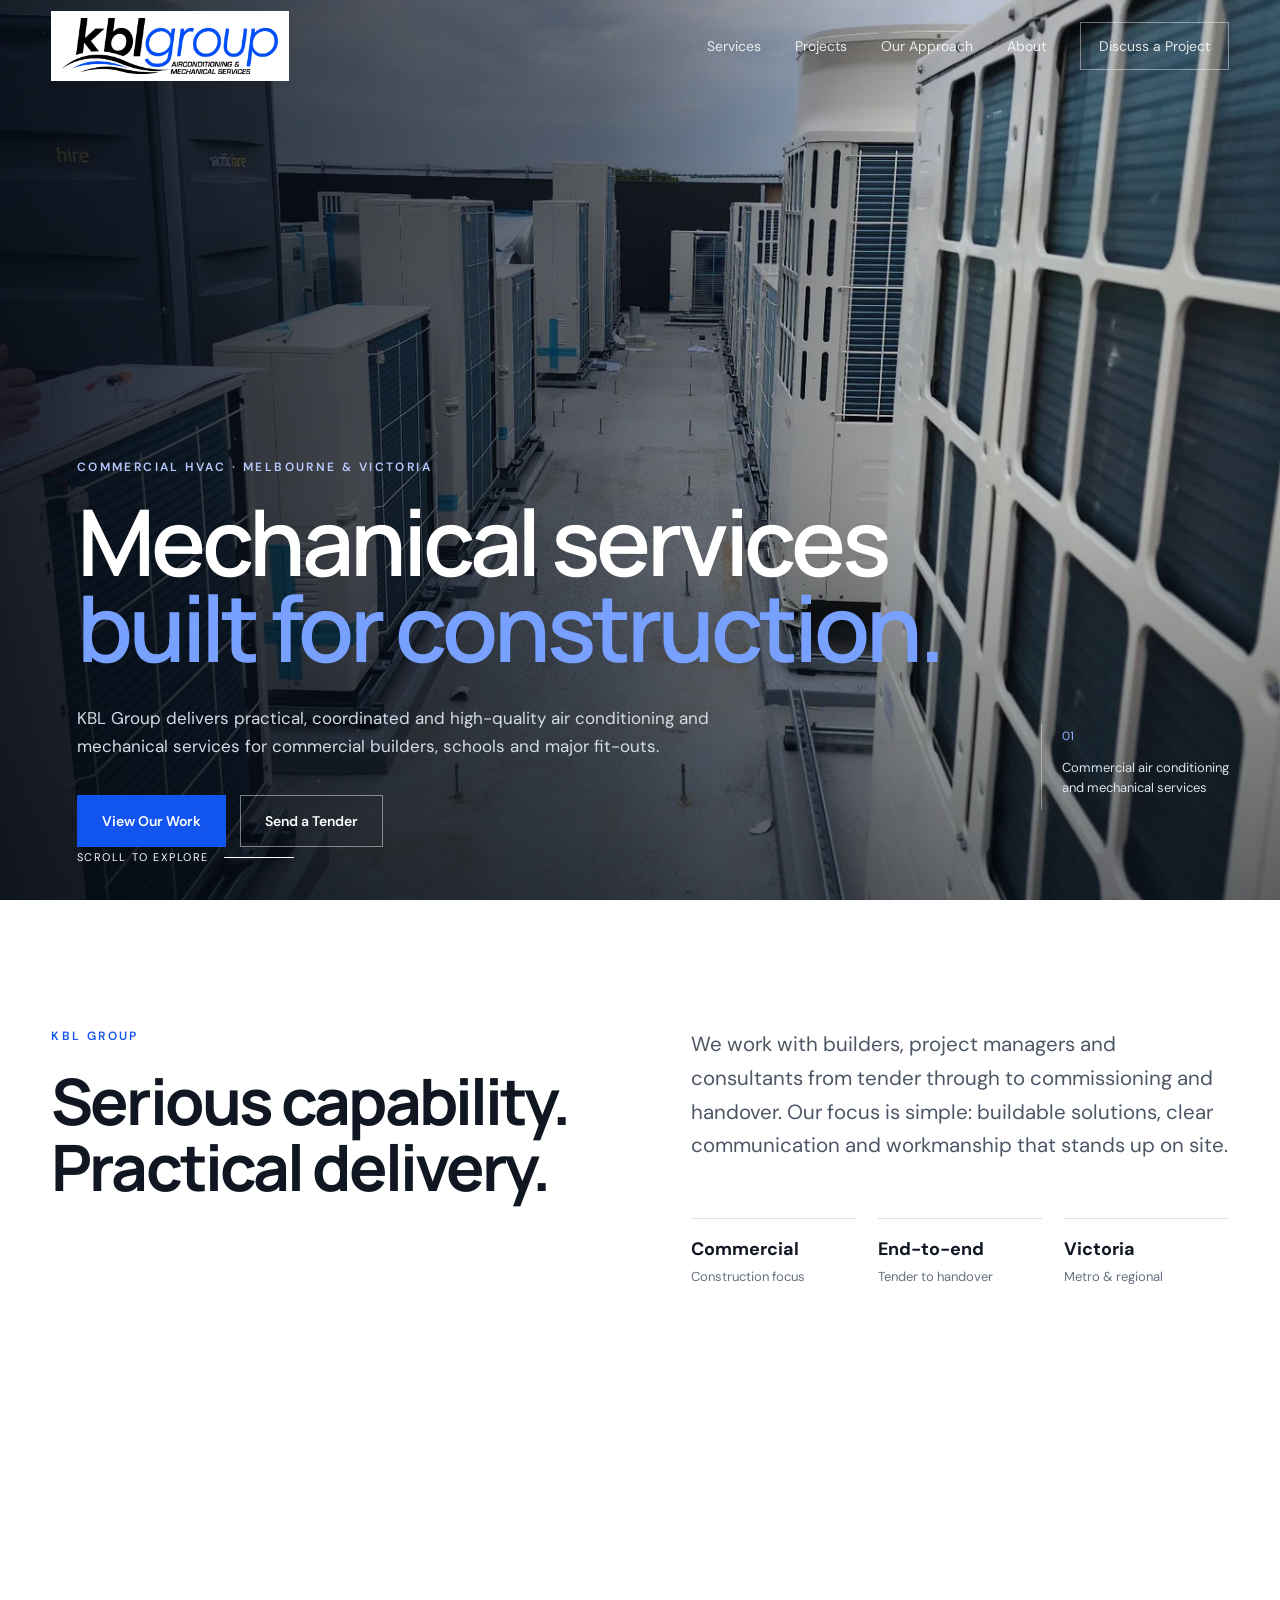
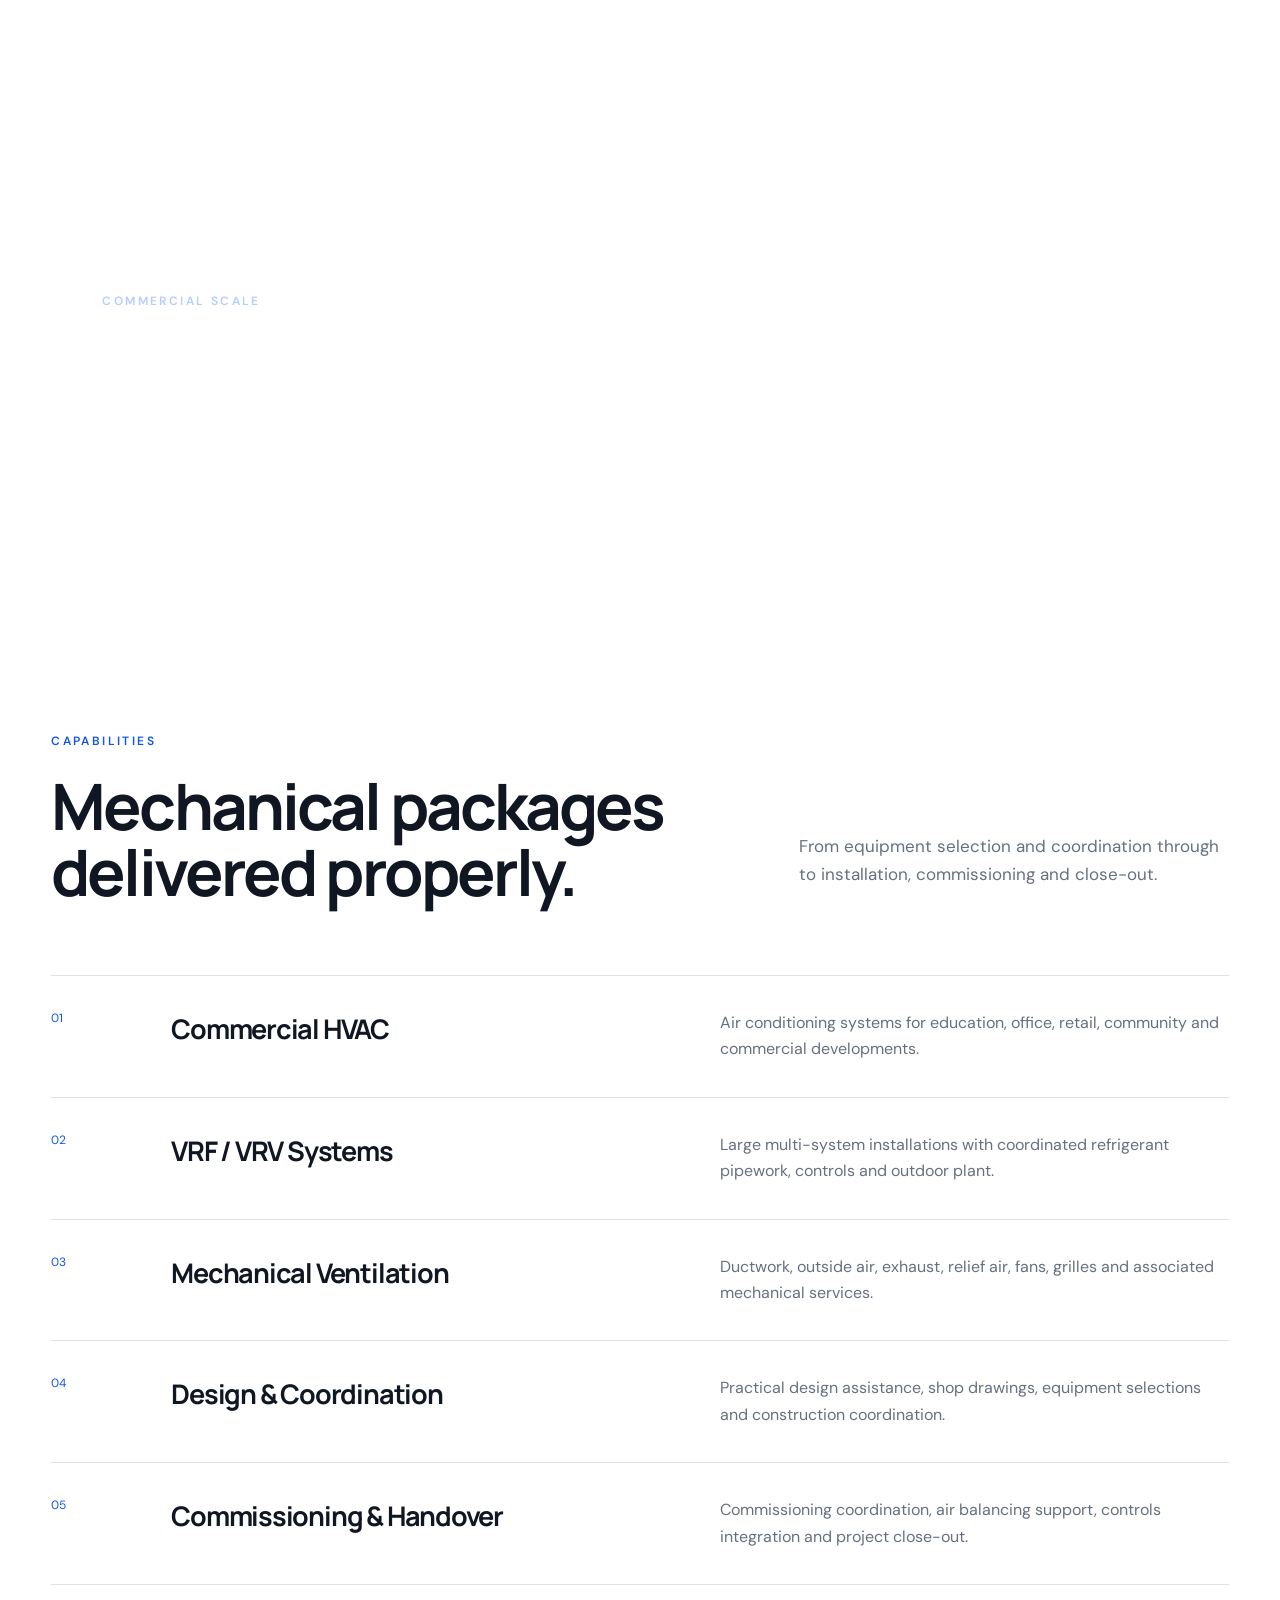
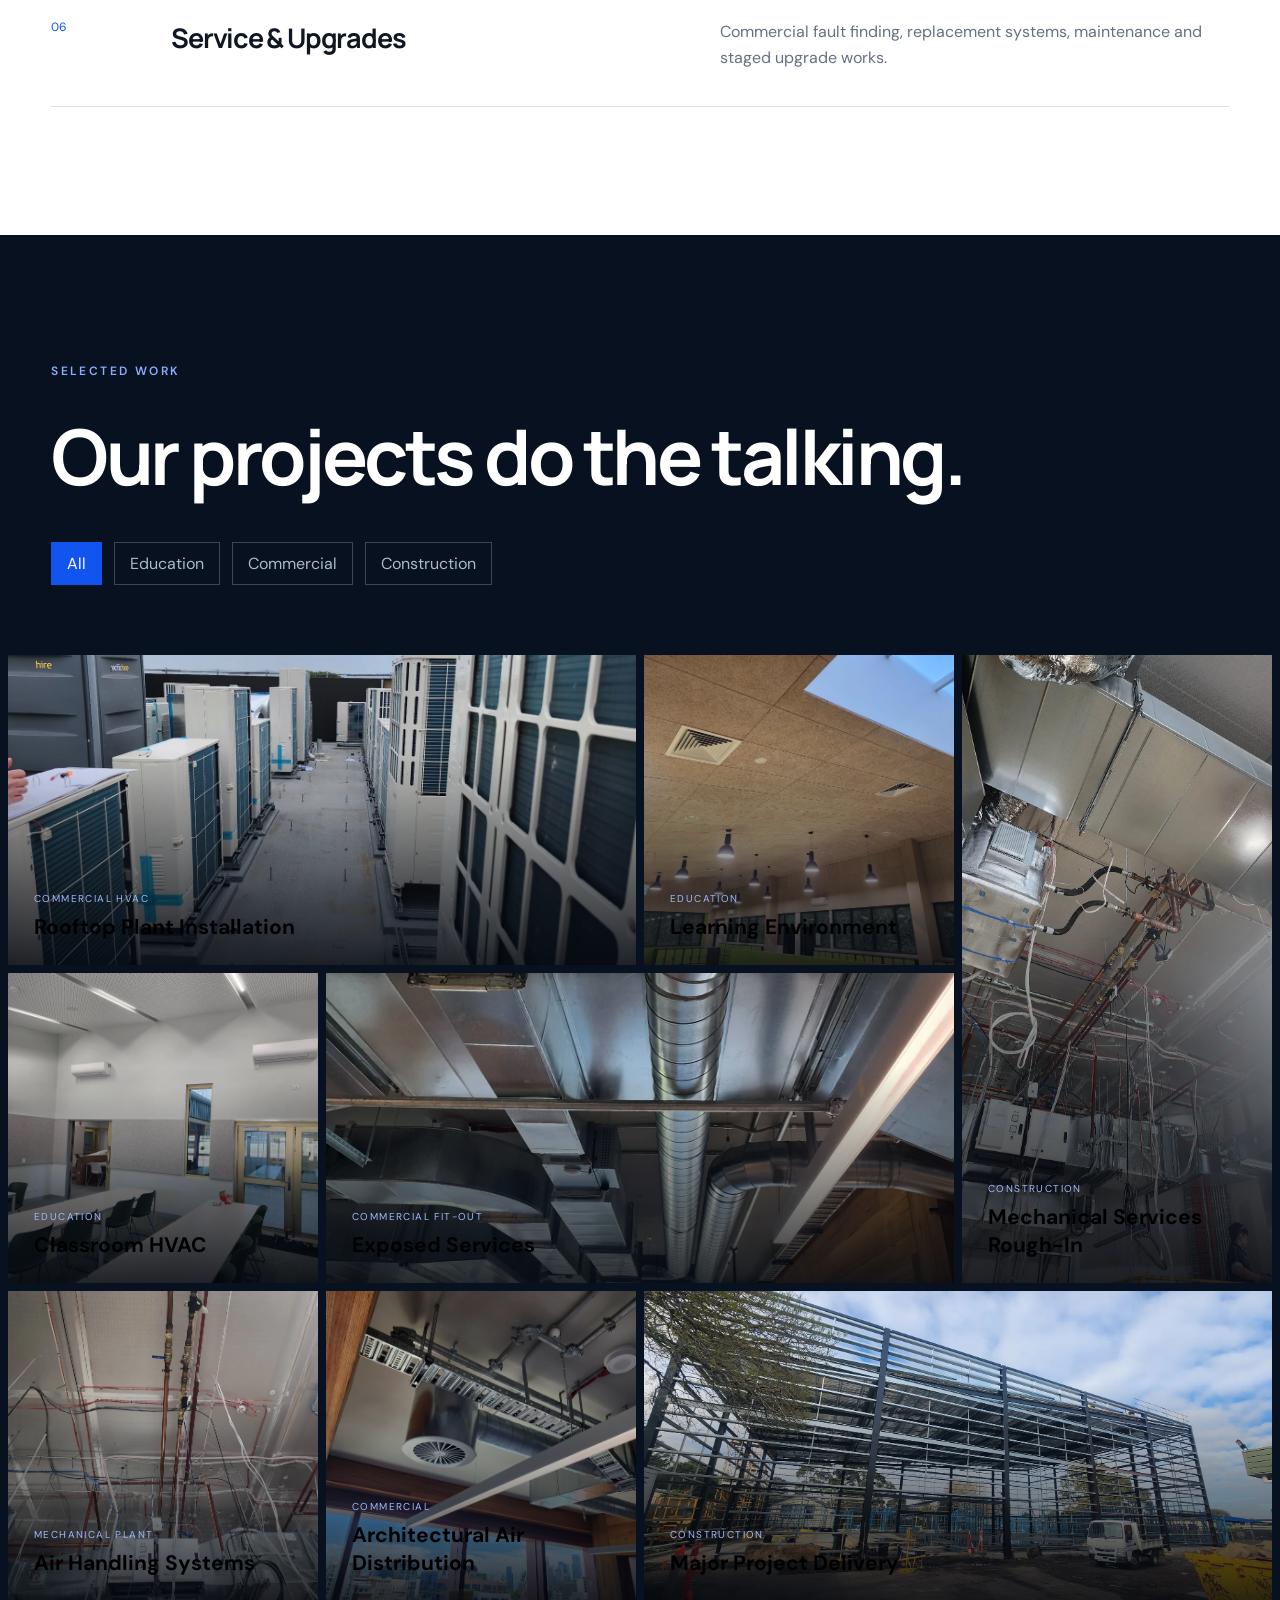
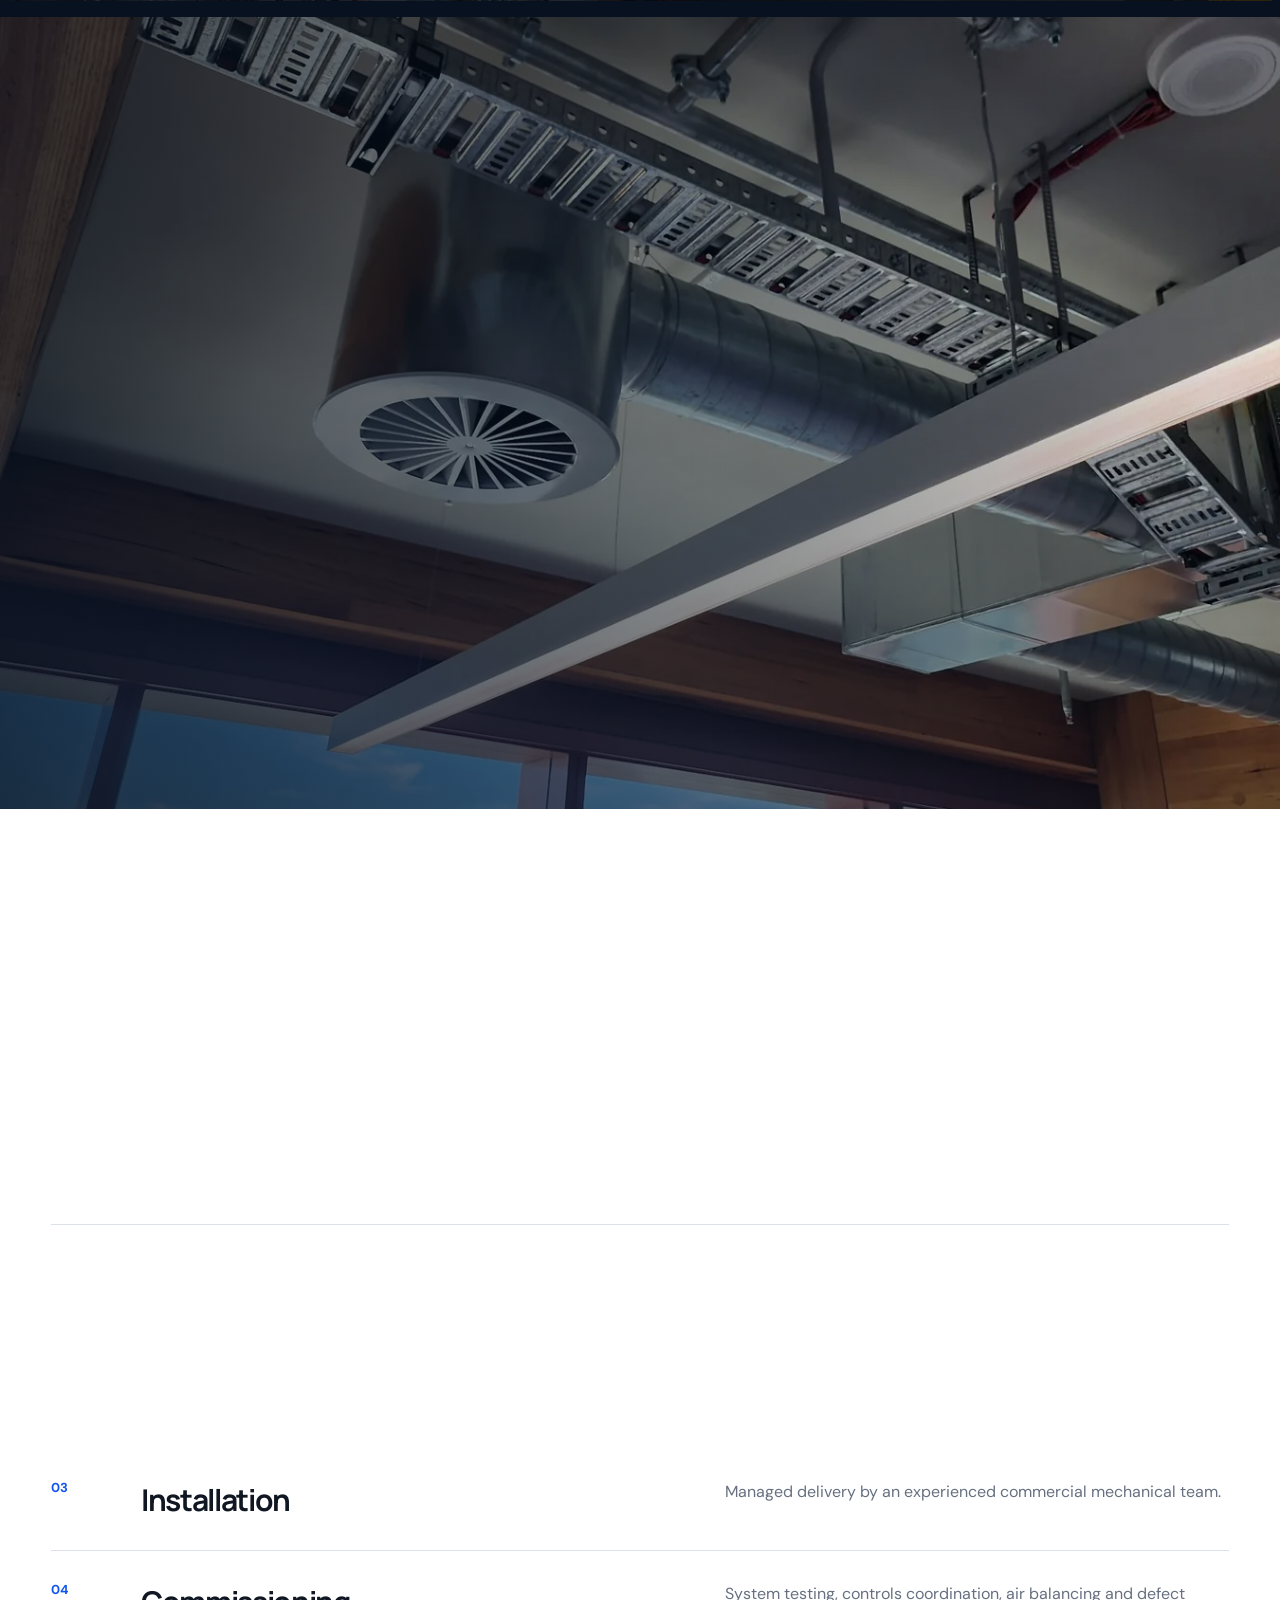
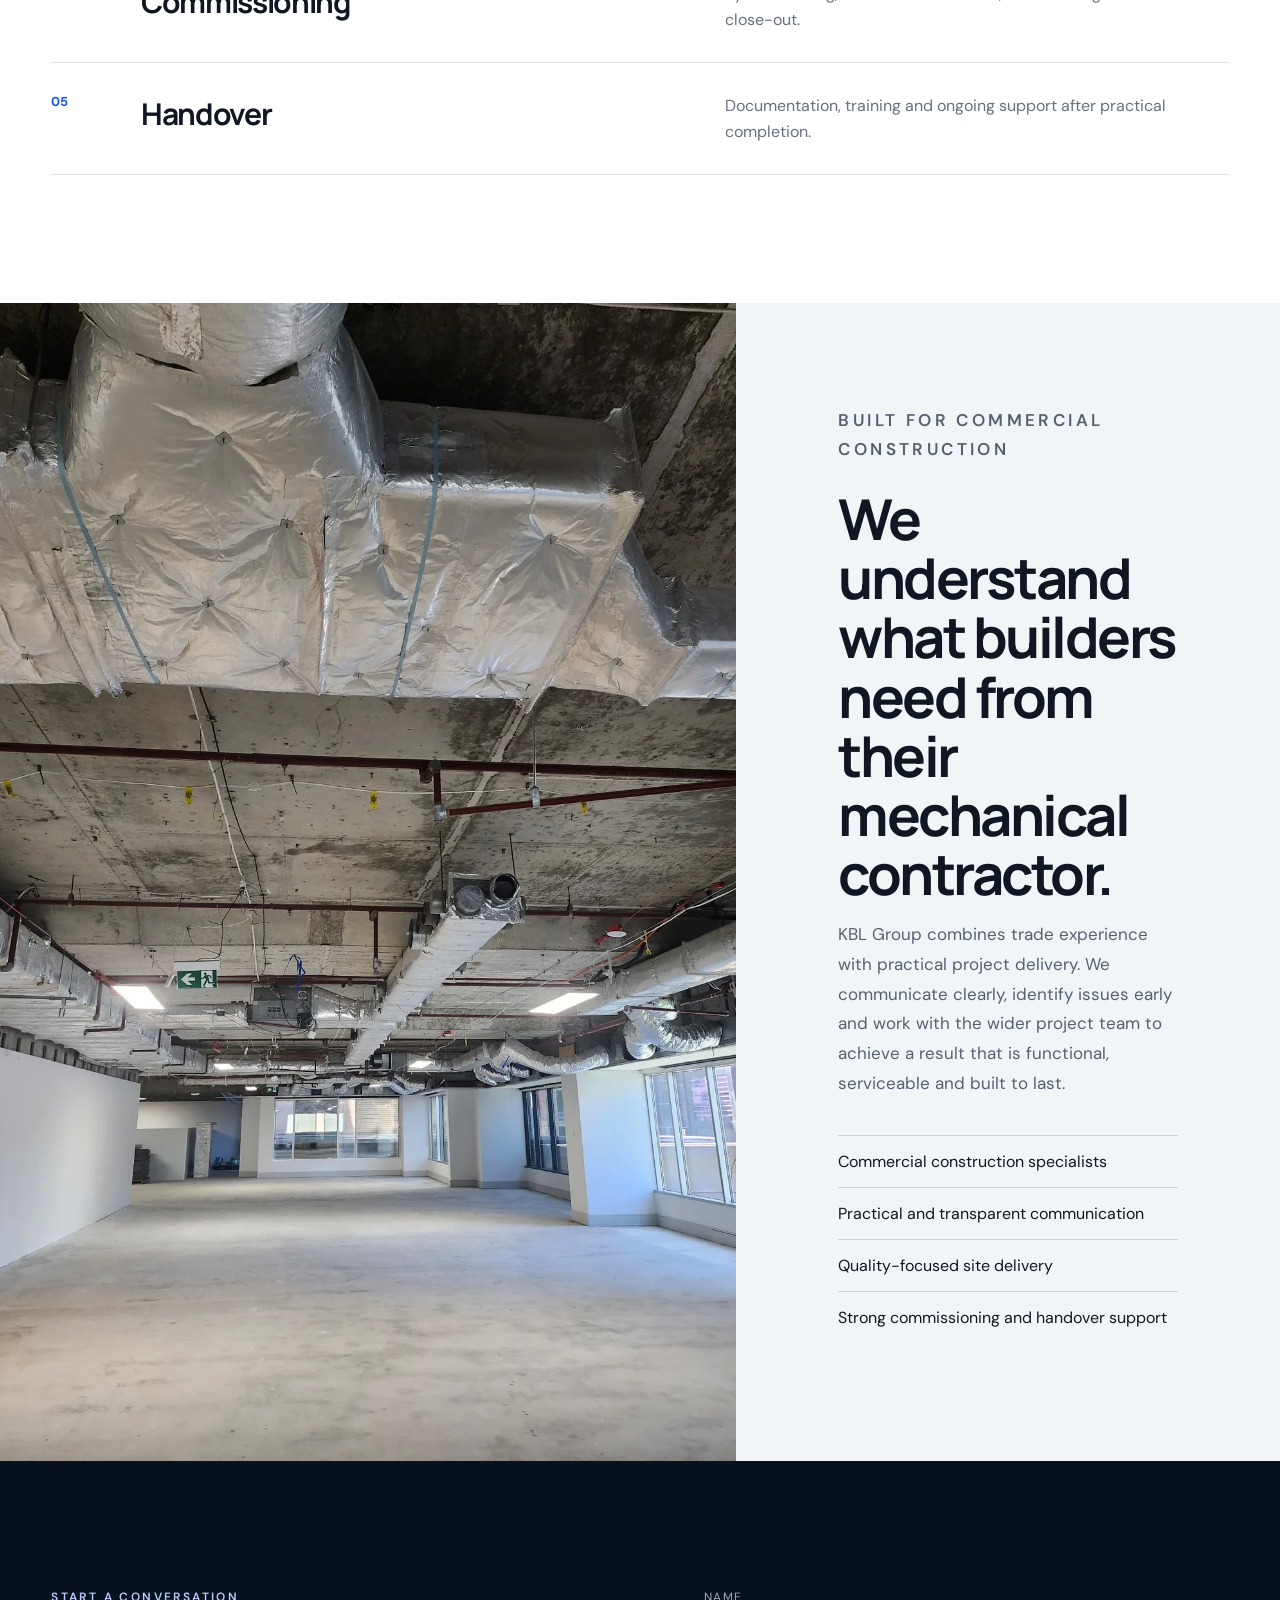
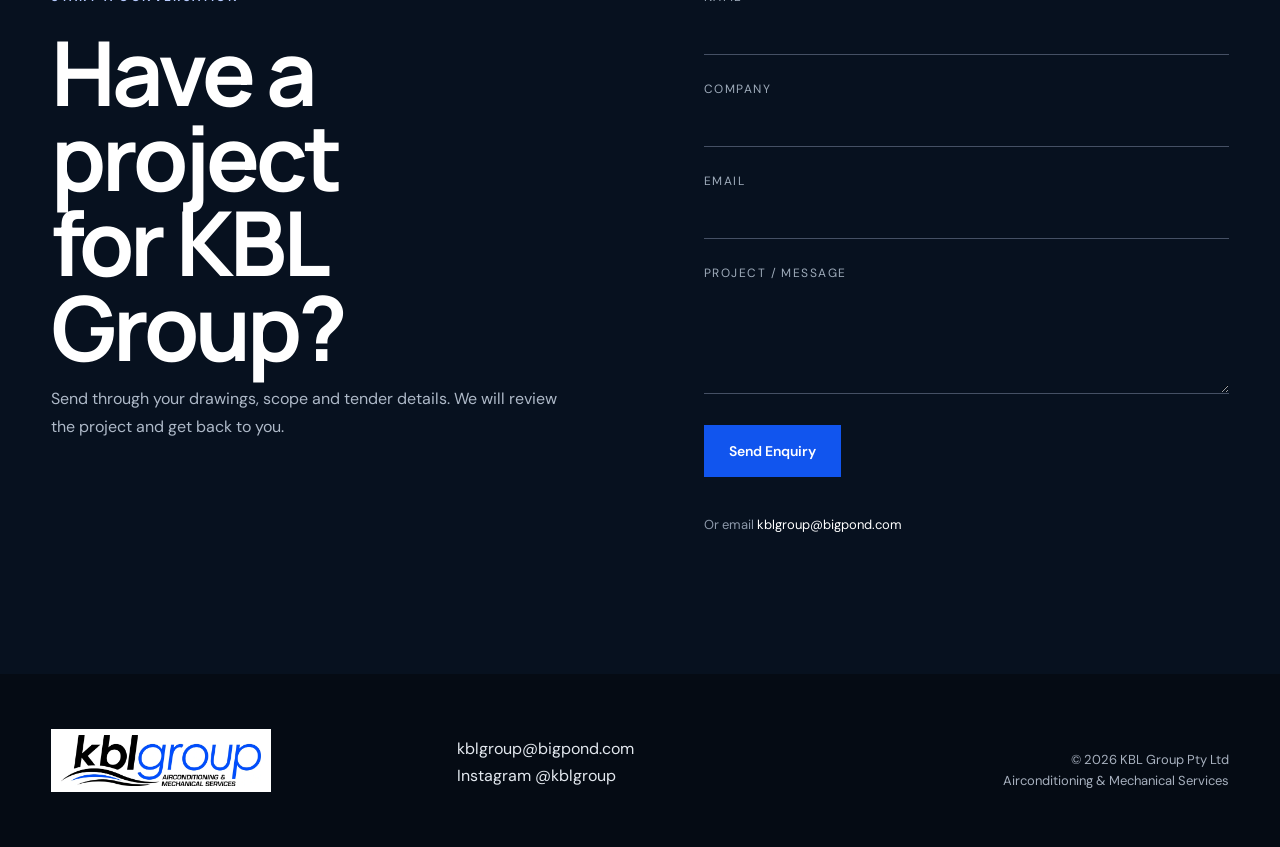
<file: index.html>
<!doctype html>
<html lang="en-AU">
<head>
  <meta charset="utf-8">
  <meta name="viewport" content="width=device-width,initial-scale=1">
  <title>KBL Group | Commercial Air Conditioning & Mechanical Services</title>
  <link rel="canonical" href="https://kblgroup.com.au/">
  <meta name="description" content="KBL Group delivers commercial air conditioning, mechanical ventilation, VRF/VRV systems and HVAC construction projects across Melbourne and Victoria.">
  <meta name="theme-color" content="#08111f">
  <link rel="stylesheet" href="style.css">
</head>
<body>
  <div class="progress" aria-hidden="true"></div>
  <header class="header" id="top">
    <a class="logo" href="#top" aria-label="KBL Group home"><img src="assets/images/kbl-logo.webp" alt="KBL Group Airconditioning and Mechanical Services"></a>
    <button class="menu" aria-label="Open navigation" aria-expanded="false"><span></span><span></span></button>
    <nav class="nav">
      <a href="#services">Services</a><a href="#projects">Projects</a><a href="#process">Our Approach</a><a href="#about">About</a>
      <a class="nav-cta" href="#contact">Discuss a Project</a>
    </nav>
  </header>

  <main>
    <section class="hero">
      <img class="hero-media" src="assets/images/20240125_095656.webp" alt="Large rooftop commercial HVAC plant installation by KBL Group">
      <div class="hero-shade"></div>
      <div class="hero-content reveal">
        <p class="kicker">Commercial HVAC · Melbourne & Victoria</p>
        <h1>Mechanical services<br><em>built for construction.</em></h1>
        <p class="lead">KBL Group delivers practical, coordinated and high-quality air conditioning and mechanical services for commercial builders, schools and major fit-outs.</p>
        <div class="actions"><a class="button blue" href="#projects">View Our Work</a><a class="button ghost" href="#contact">Send a Tender</a></div>
      </div>
      <div class="hero-side"><span>01</span><p>Commercial air conditioning<br>and mechanical services</p></div>
      <a href="#intro" class="scroll">Scroll to explore <i></i></a>
    </section>

    <section class="intro section" id="intro">
      <div class="intro-title reveal"><p class="kicker dark">KBL Group</p><h2>Serious capability.<br>Practical delivery.</h2></div>
      <div class="intro-copy reveal"><p>We work with builders, project managers and consultants from tender through to commissioning and handover. Our focus is simple: buildable solutions, clear communication and workmanship that stands up on site.</p><div class="mini-grid"><div><b>Commercial</b><span>Construction focus</span></div><div><b>End-to-end</b><span>Tender to handover</span></div><div><b>Victoria</b><span>Metro & regional</span></div></div></div>
    </section>

    <section class="feature-photo parallax" style="--bg:url('assets/images/20240125_095656.webp')"><div><p class="kicker">Commercial scale</p><h2>Complex plant.<br>Clean execution.</h2></div></section>

    <section class="section services" id="services">
      <div class="section-head reveal"><p class="kicker dark">Capabilities</p><h2>Mechanical packages delivered properly.</h2><p>From equipment selection and coordination through to installation, commissioning and close-out.</p></div>
      <div class="service-list">
        <article class="reveal"><span>01</span><h3>Commercial HVAC</h3><p>Air conditioning systems for education, office, retail, community and commercial developments.</p></article>
        <article class="reveal"><span>02</span><h3>VRF / VRV Systems</h3><p>Large multi-system installations with coordinated refrigerant pipework, controls and outdoor plant.</p></article>
        <article class="reveal"><span>03</span><h3>Mechanical Ventilation</h3><p>Ductwork, outside air, exhaust, relief air, fans, grilles and associated mechanical services.</p></article>
        <article class="reveal"><span>04</span><h3>Design & Coordination</h3><p>Practical design assistance, shop drawings, equipment selections and construction coordination.</p></article>
        <article class="reveal"><span>05</span><h3>Commissioning & Handover</h3><p>Commissioning coordination, air balancing support, controls integration and project close-out.</p></article>
        <article class="reveal"><span>06</span><h3>Service & Upgrades</h3><p>Commercial fault finding, replacement systems, maintenance and staged upgrade works.</p></article>
      </div>
    </section>

    <section class="projects" id="projects">
      <div class="projects-head section reveal"><p class="kicker">Selected work</p><h2>Our projects do the talking.</h2><div class="filters"><button class="active" data-filter="all">All</button><button data-filter="education">Education</button><button data-filter="commercial">Commercial</button><button data-filter="construction">Construction</button></div></div>
      <div class="project-grid">
        <button class="project wide" data-category="commercial" data-src="assets/images/20240125_095656.webp"><img src="assets/images/20240125_095656.webp" alt="Large rooftop commercial HVAC condenser installation" loading="lazy"><span><small>Commercial HVAC</small><b>Rooftop Plant Installation</b></span></button>
        <button class="project" data-category="education" data-src="assets/images/20240511_072247.webp"><img src="assets/images/20240511_072247.webp" alt="Completed education facility air conditioning installation" loading="lazy"><span><small>Education</small><b>Learning Environment</b></span></button>
        <button class="project tall" data-category="construction" data-src="assets/images/20241019_102949.webp"><img src="assets/images/20241019_102949.webp" alt="Commercial mechanical ductwork under construction" loading="lazy"><span><small>Construction</small><b>Mechanical Services Rough-In</b></span></button>
        <button class="project" data-category="education" data-src="assets/images/20240129_125139.webp"><img src="assets/images/20240129_125139.webp" alt="Finished classroom wall mounted air conditioning" loading="lazy"><span><small>Education</small><b>Classroom HVAC</b></span></button>
        <button class="project wide" data-category="commercial" data-src="assets/images/20241120_131507.webp"><img src="assets/images/20241120_131507.webp" alt="Architectural exposed ductwork in commercial interior" loading="lazy"><span><small>Commercial Fit-out</small><b>Exposed Services</b></span></button>
        <button class="project" data-category="construction" data-src="assets/images/20241016_140625.webp"><img src="assets/images/20241016_140625.webp" alt="Air handling unit and mechanical pipework installation" loading="lazy"><span><small>Mechanical Plant</small><b>Air Handling Systems</b></span></button>
        <button class="project" data-category="commercial" data-src="assets/images/20241120_131521.webp"><img src="assets/images/20241120_131521.webp" alt="Circular diffuser and exposed ductwork in office" loading="lazy"><span><small>Commercial</small><b>Architectural Air Distribution</b></span></button>
        <button class="project wide" data-category="construction" data-src="assets/images/20250627_125414.webp"><img src="assets/images/20250627_125414.webp" alt="Large commercial building structure under construction" loading="lazy"><span><small>Construction</small><b>Major Project Delivery</b></span></button>
      </div>
    </section>

    <section class="image-feature">
      <img src="assets/images/20241120_131521.webp" alt="Architectural exposed ductwork and air distribution installed by KBL Group" loading="lazy">
      <div class="image-copy reveal"><p class="kicker">From rough-in to handover</p><h2>Coordinated on site.<br>Finished with care.</h2></div>
    </section>

    <section class="section process" id="process">
      <div class="section-head reveal"><p class="kicker dark">How we work</p><h2>One mechanical partner from tender to handover.</h2></div>
      <ol>
        <li class="reveal"><b>01</b><div><h3>Tender & Review</h3><p>Scope review, equipment selections, exclusions and practical cost-saving options.</p></div></li>
        <li class="reveal"><b>02</b><div><h3>Coordination</h3><p>Shop drawings, site coordination and early resolution of buildability issues.</p></div></li>
        <li class="reveal"><b>03</b><div><h3>Installation</h3><p>Managed delivery by an experienced commercial mechanical team.</p></div></li>
        <li class="reveal"><b>04</b><div><h3>Commissioning</h3><p>System testing, controls coordination, air balancing and defect close-out.</p></div></li>
        <li class="reveal"><b>05</b><div><h3>Handover</h3><p>Documentation, training and ongoing support after practical completion.</p></div></li>
      </ol>
    </section>

    <section class="about" id="about">
      <div class="about-image"><img src="assets/images/20241120_113815.webp" alt="Commercial mechanical services installation" loading="lazy"></div>
      <div class="about-copy reveal"><p class="kicker">Built for commercial construction</p><h2>We understand what builders need from their mechanical contractor.</h2><p>KBL Group combines trade experience with practical project delivery. We communicate clearly, identify issues early and work with the wider project team to achieve a result that is functional, serviceable and built to last.</p><ul><li>Commercial construction specialists</li><li>Practical and transparent communication</li><li>Quality-focused site delivery</li><li>Strong commissioning and handover support</li></ul></div>
    </section>

    <section class="contact section" id="contact">
      <div class="contact-title reveal"><p class="kicker">Start a conversation</p><h2>Have a project<br>for KBL Group?</h2><p>Send through your drawings, scope and tender details. We will review the project and get back to you.</p></div>
      <form class="contact-form reveal" action="mailto:kblgroup@bigpond.com" method="post" enctype="text/plain">
        <label><span>Name</span><input name="Name" required></label>
        <label><span>Company</span><input name="Company"></label>
        <label><span>Email</span><input type="email" name="Email" required></label>
        <label><span>Project / message</span><textarea name="Message" rows="4" required></textarea></label>
        <button class="button blue" type="submit">Send Enquiry</button>
        <p class="form-note">Or email <a href="mailto:kblgroup@bigpond.com">kblgroup@bigpond.com</a></p>
      </form>
    </section>
  </main>

  <footer><a class="footer-logo" href="#top"><img src="assets/images/kbl-logo.webp" alt="KBL Group"></a><div><a href="mailto:kblgroup@bigpond.com">kblgroup@bigpond.com</a><a href="https://www.instagram.com/kblgroup/" target="_blank" rel="noopener">Instagram @kblgroup</a></div><p>© <span id="year"></span> KBL Group Pty Ltd<br>Airconditioning & Mechanical Services</p></footer>

  <dialog class="lightbox"><button aria-label="Close image">×</button><img alt="Expanded project image"></dialog>
  <script src="script.js"></script>
</body>
</html>
</file>
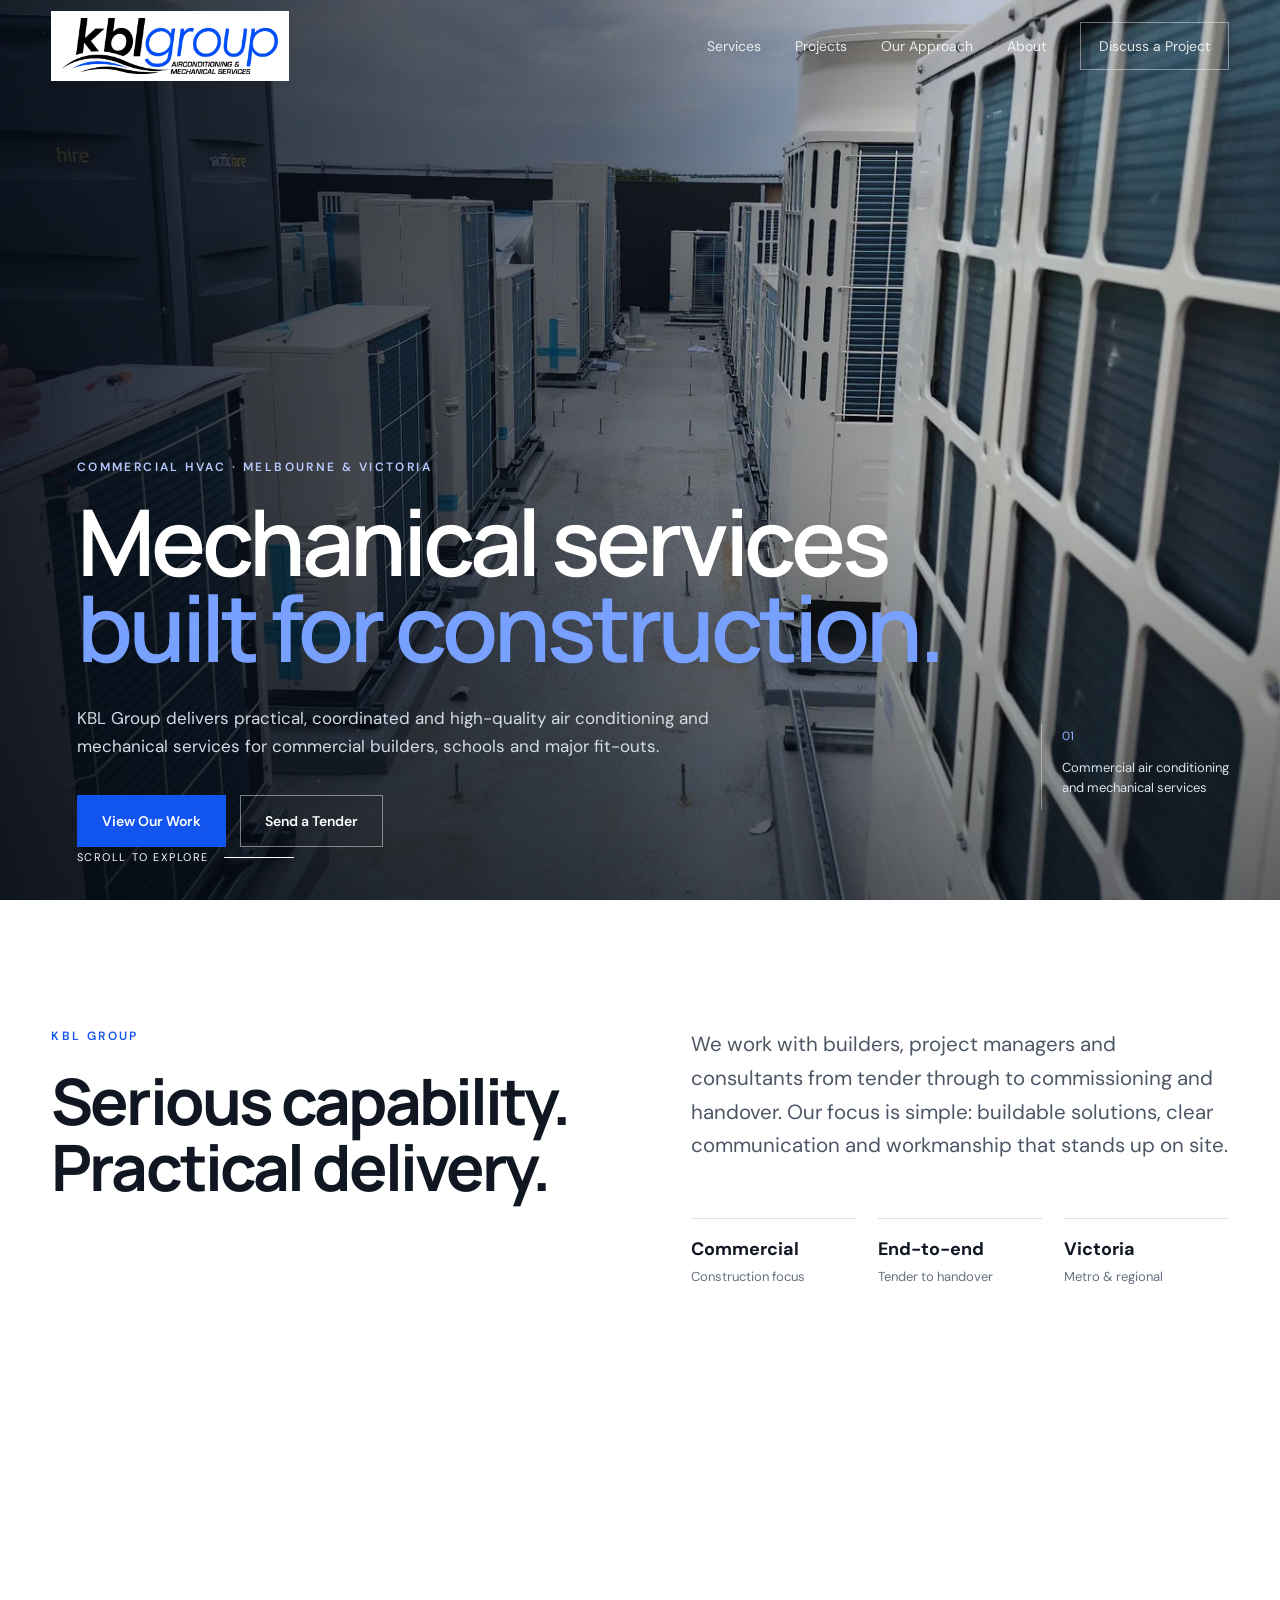
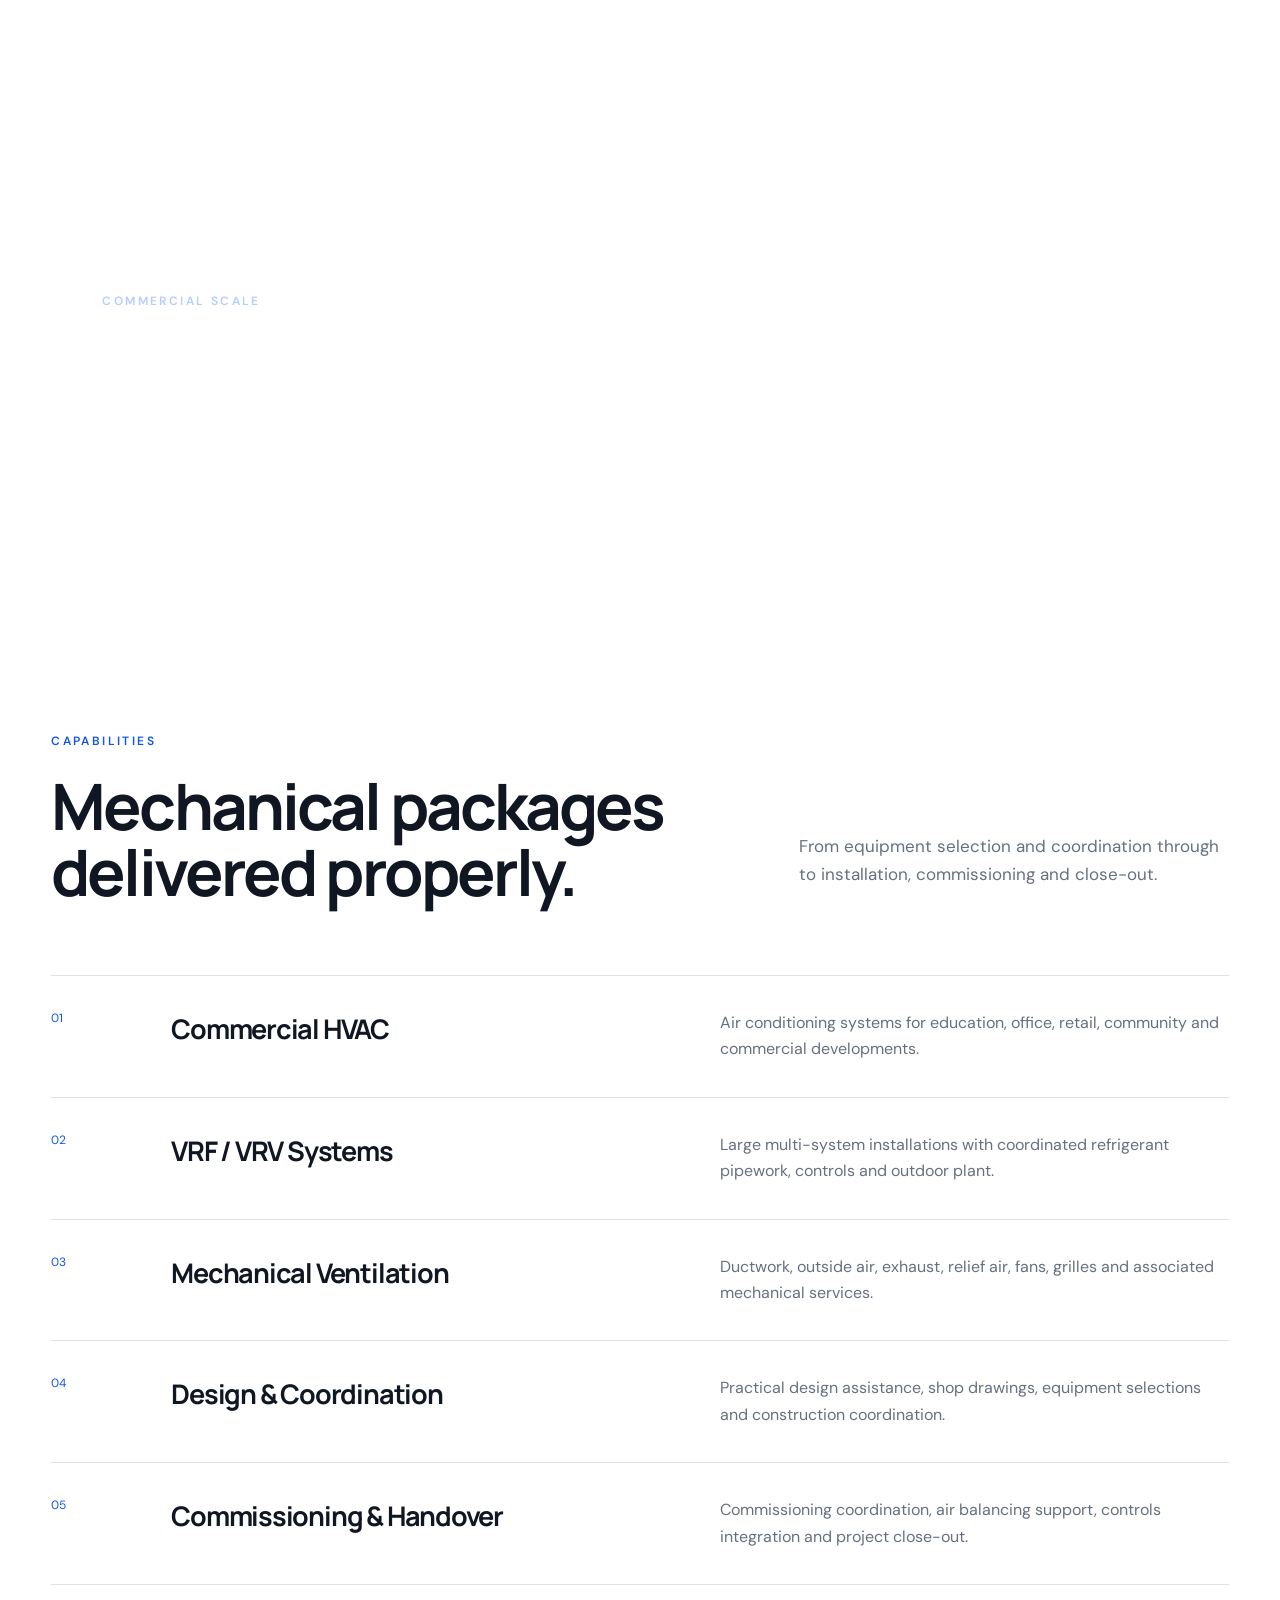
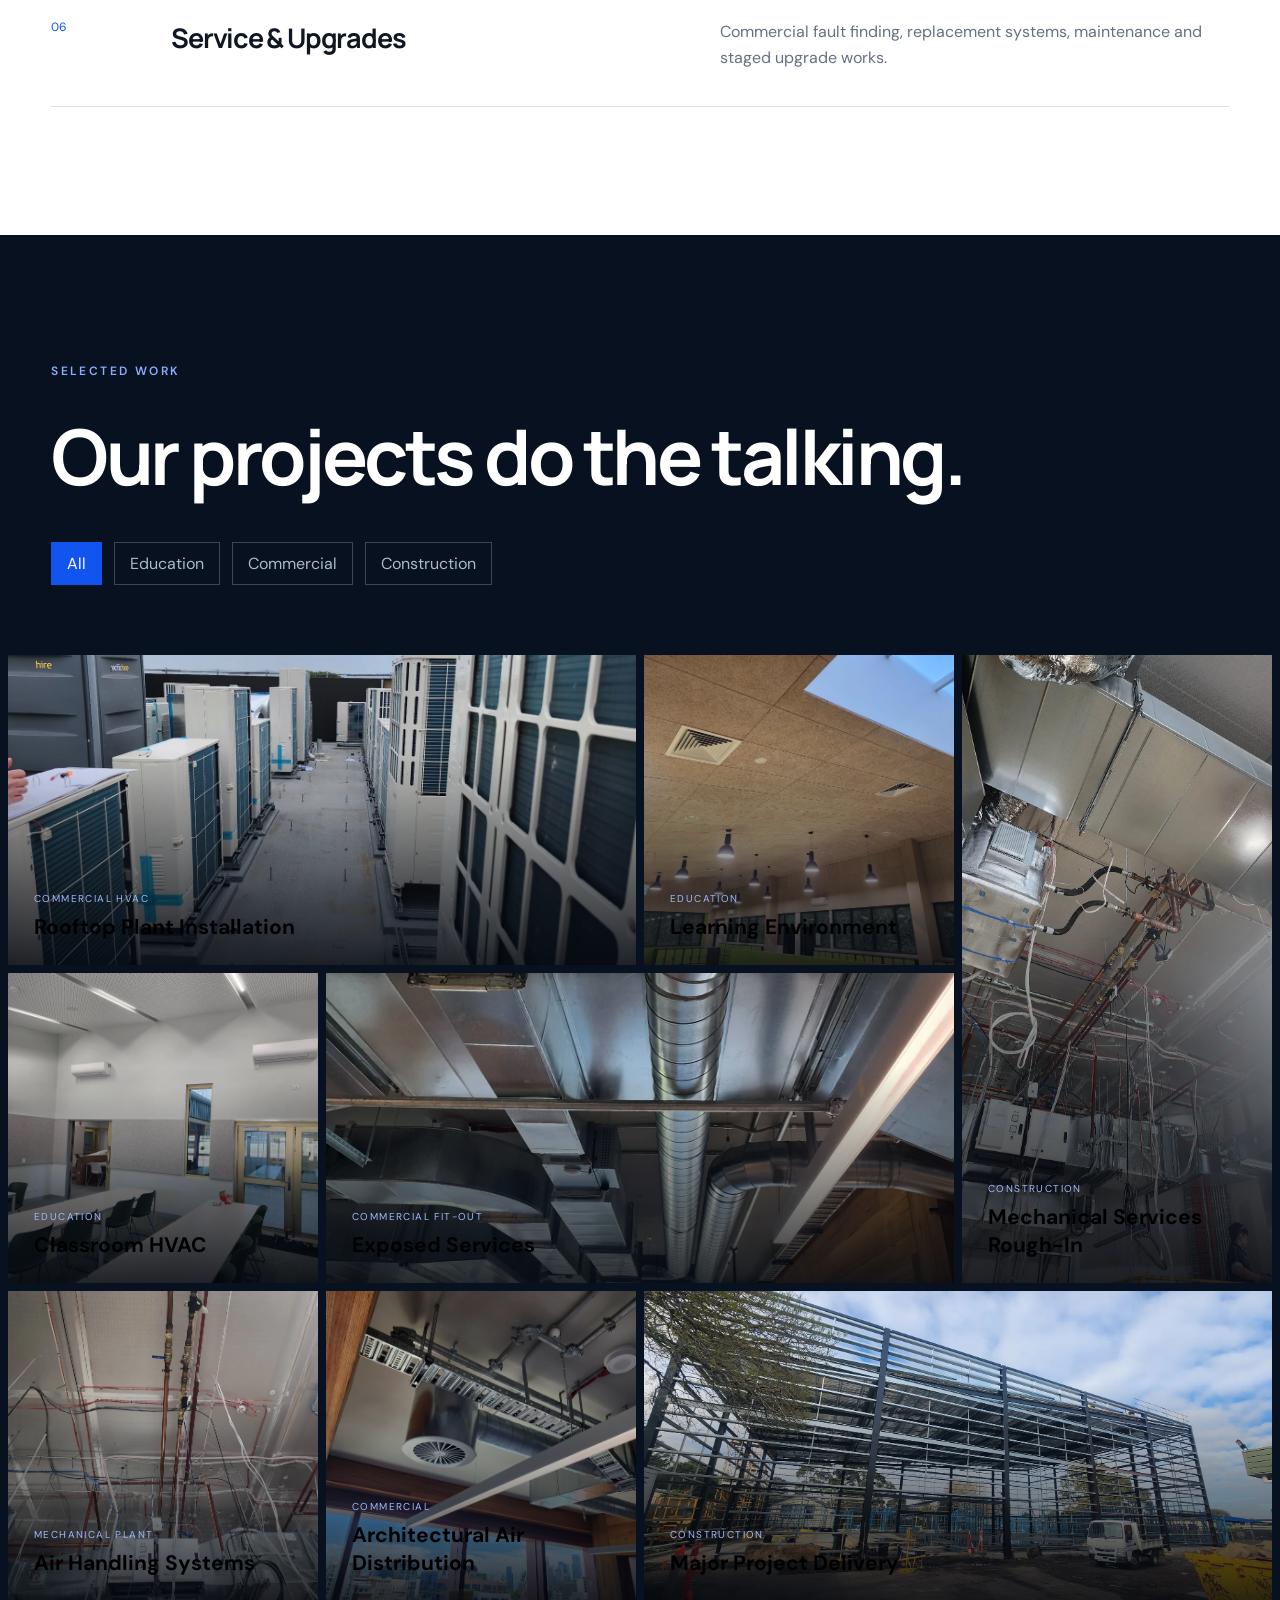
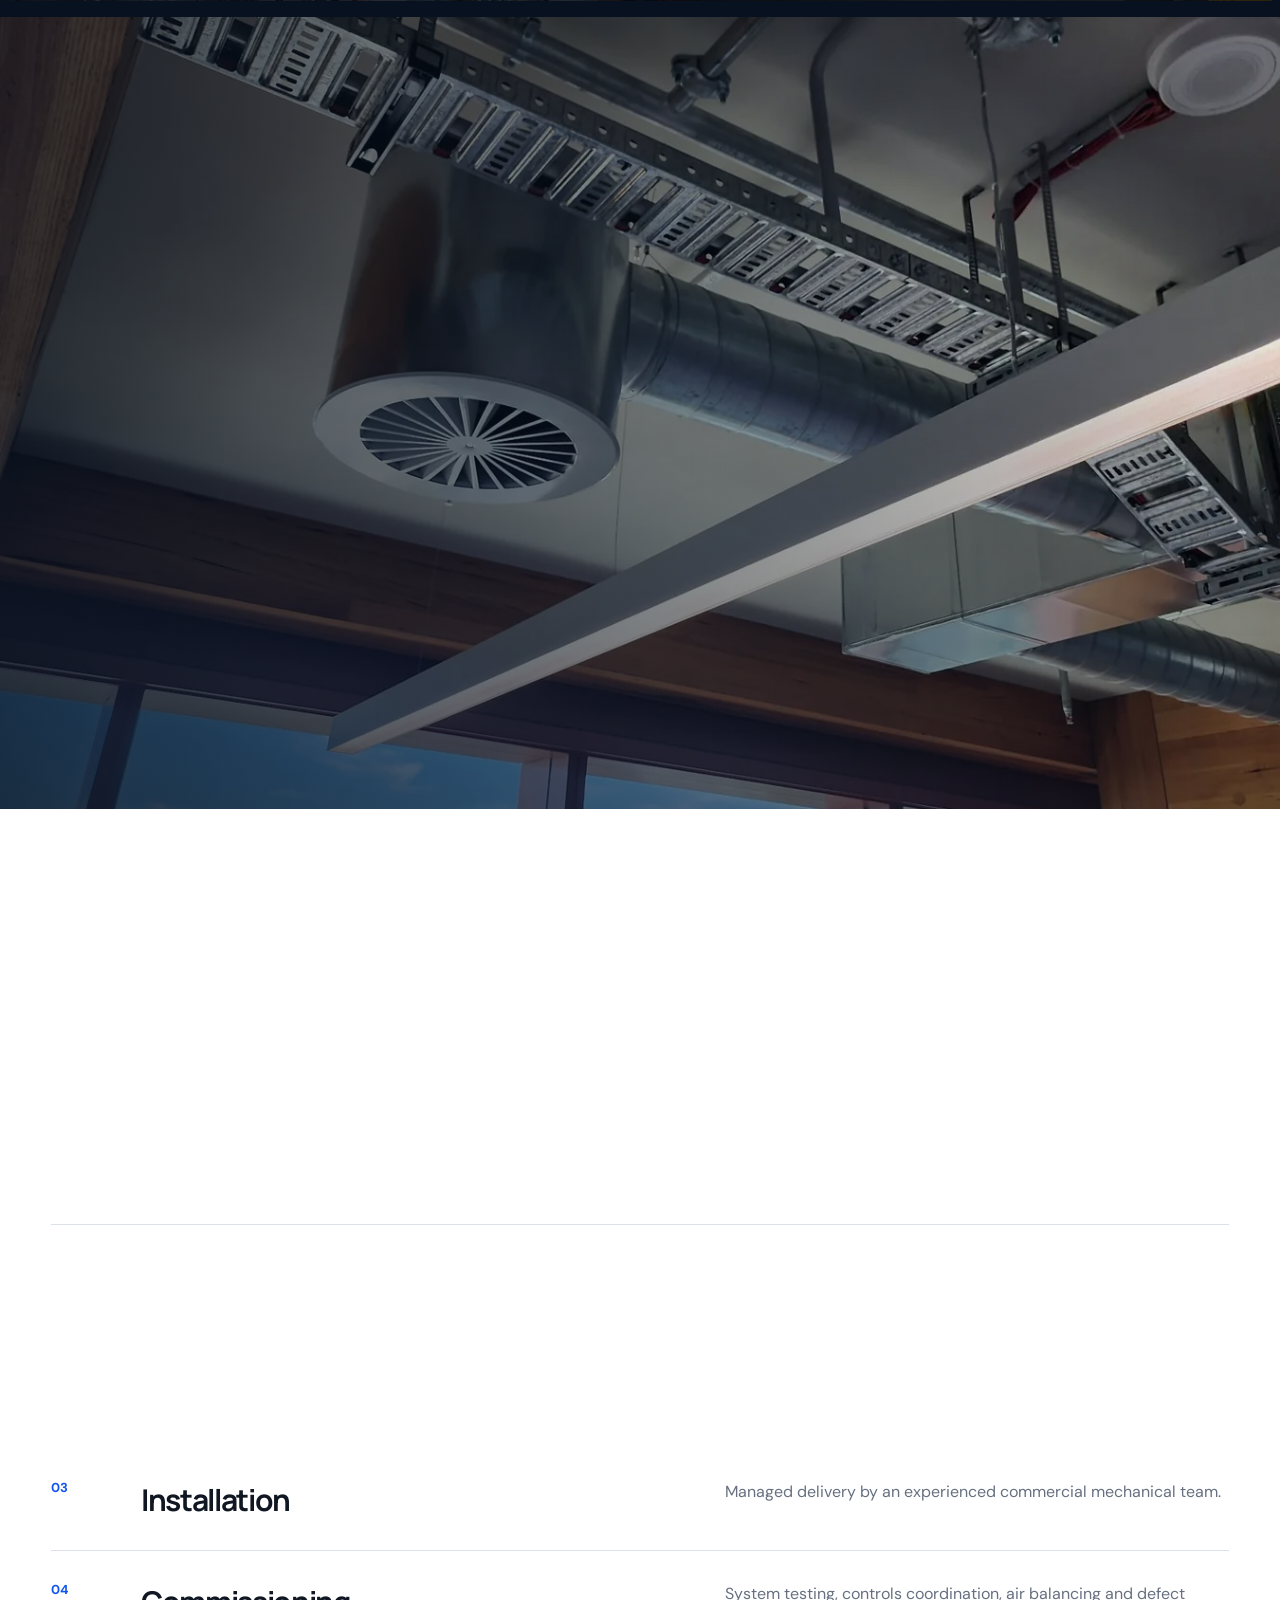
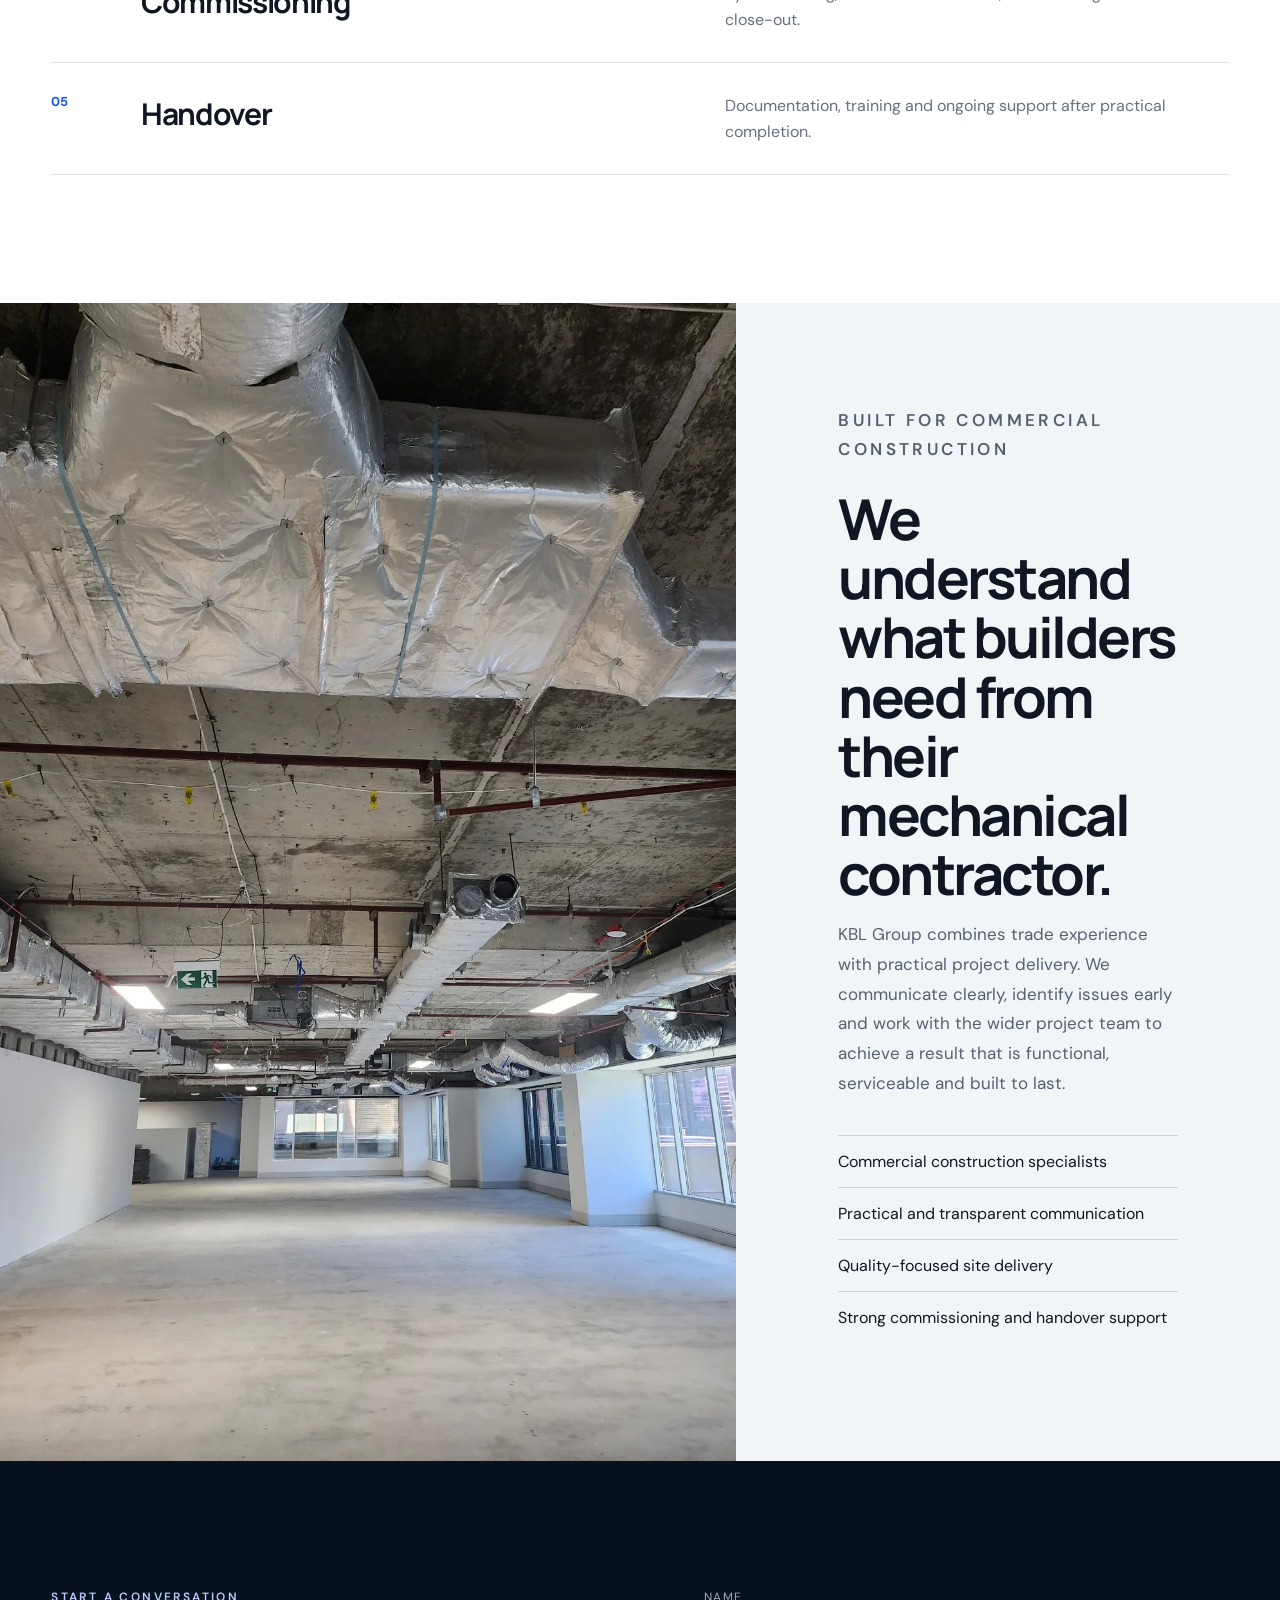
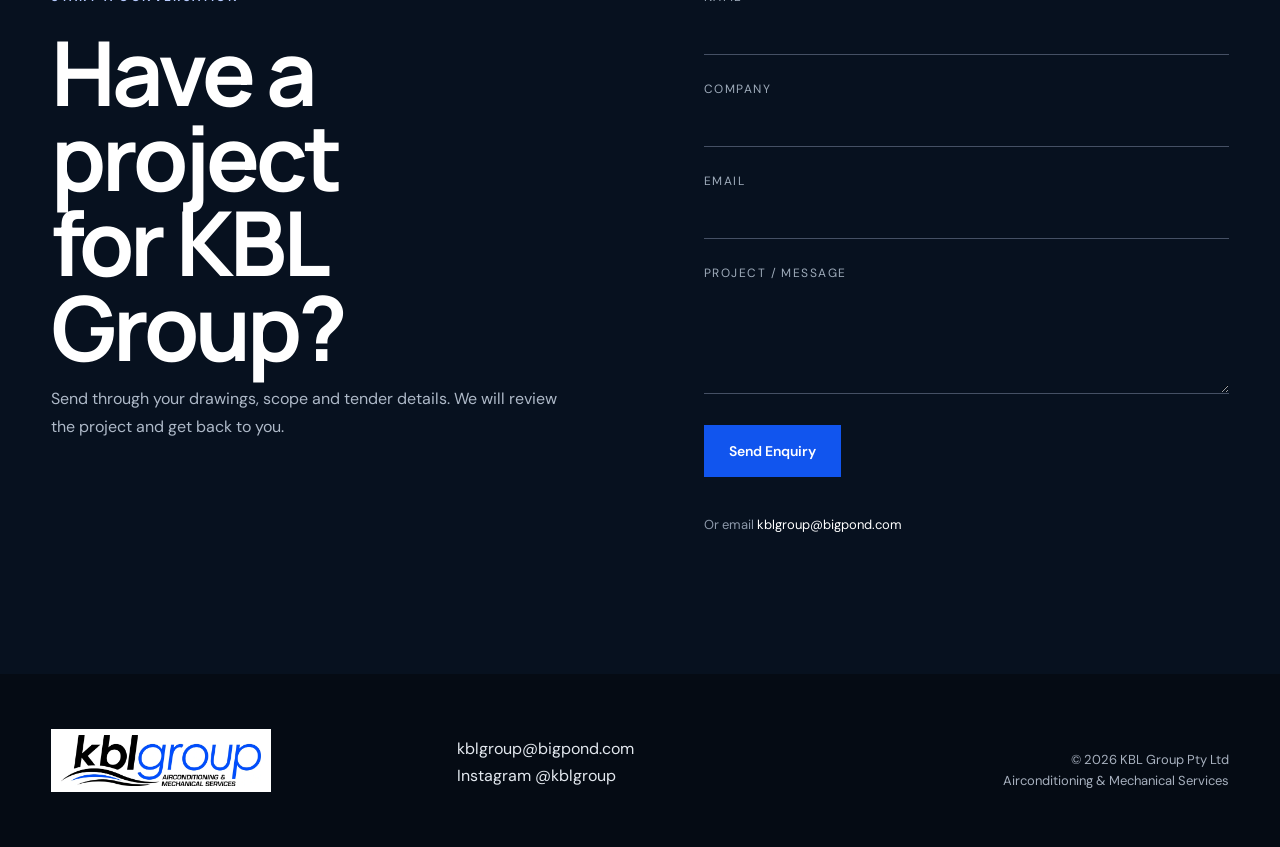
<file: kbl_group_premium_website/index.html>
<!doctype html>
<html lang="en-AU">
<head>
  <meta charset="utf-8">
  <meta name="viewport" content="width=device-width,initial-scale=1">
  <title>KBL Group | Commercial Air Conditioning & Mechanical Services</title>
  <meta name="description" content="KBL Group delivers commercial air conditioning, mechanical ventilation, VRF/VRV systems and HVAC construction projects across Melbourne and Victoria.">
  <meta name="theme-color" content="#08111f">
  <link rel="stylesheet" href="style.css">
</head>
<body>
  <div class="progress" aria-hidden="true"></div>
  <header class="header" id="top">
    <a class="logo" href="#top" aria-label="KBL Group home"><img src="assets/images/kbl-logo.webp" alt="KBL Group Airconditioning and Mechanical Services"></a>
    <button class="menu" aria-label="Open navigation" aria-expanded="false"><span></span><span></span></button>
    <nav class="nav">
      <a href="#services">Services</a><a href="#projects">Projects</a><a href="#process">Our Approach</a><a href="#about">About</a>
      <a class="nav-cta" href="#contact">Discuss a Project</a>
    </nav>
  </header>

  <main>
    <section class="hero">
      <img class="hero-media" src="assets/images/20240125_095656.webp" alt="Large rooftop commercial HVAC plant installation by KBL Group">
      <div class="hero-shade"></div>
      <div class="hero-content reveal">
        <p class="kicker">Commercial HVAC · Melbourne & Victoria</p>
        <h1>Mechanical services<br><em>built for construction.</em></h1>
        <p class="lead">KBL Group delivers practical, coordinated and high-quality air conditioning and mechanical services for commercial builders, schools and major fit-outs.</p>
        <div class="actions"><a class="button blue" href="#projects">View Our Work</a><a class="button ghost" href="#contact">Send a Tender</a></div>
      </div>
      <div class="hero-side"><span>01</span><p>Commercial air conditioning<br>and mechanical services</p></div>
      <a href="#intro" class="scroll">Scroll to explore <i></i></a>
    </section>

    <section class="intro section" id="intro">
      <div class="intro-title reveal"><p class="kicker dark">KBL Group</p><h2>Serious capability.<br>Practical delivery.</h2></div>
      <div class="intro-copy reveal"><p>We work with builders, project managers and consultants from tender through to commissioning and handover. Our focus is simple: buildable solutions, clear communication and workmanship that stands up on site.</p><div class="mini-grid"><div><b>Commercial</b><span>Construction focus</span></div><div><b>End-to-end</b><span>Tender to handover</span></div><div><b>Victoria</b><span>Metro & regional</span></div></div></div>
    </section>

    <section class="feature-photo parallax" style="--bg:url('assets/images/20240125_095656.webp')"><div><p class="kicker">Commercial scale</p><h2>Complex plant.<br>Clean execution.</h2></div></section>

    <section class="section services" id="services">
      <div class="section-head reveal"><p class="kicker dark">Capabilities</p><h2>Mechanical packages delivered properly.</h2><p>From equipment selection and coordination through to installation, commissioning and close-out.</p></div>
      <div class="service-list">
        <article class="reveal"><span>01</span><h3>Commercial HVAC</h3><p>Air conditioning systems for education, office, retail, community and commercial developments.</p></article>
        <article class="reveal"><span>02</span><h3>VRF / VRV Systems</h3><p>Large multi-system installations with coordinated refrigerant pipework, controls and outdoor plant.</p></article>
        <article class="reveal"><span>03</span><h3>Mechanical Ventilation</h3><p>Ductwork, outside air, exhaust, relief air, fans, grilles and associated mechanical services.</p></article>
        <article class="reveal"><span>04</span><h3>Design & Coordination</h3><p>Practical design assistance, shop drawings, equipment selections and construction coordination.</p></article>
        <article class="reveal"><span>05</span><h3>Commissioning & Handover</h3><p>Commissioning coordination, air balancing support, controls integration and project close-out.</p></article>
        <article class="reveal"><span>06</span><h3>Service & Upgrades</h3><p>Commercial fault finding, replacement systems, maintenance and staged upgrade works.</p></article>
      </div>
    </section>

    <section class="projects" id="projects">
      <div class="projects-head section reveal"><p class="kicker">Selected work</p><h2>Our projects do the talking.</h2><div class="filters"><button class="active" data-filter="all">All</button><button data-filter="education">Education</button><button data-filter="commercial">Commercial</button><button data-filter="construction">Construction</button></div></div>
      <div class="project-grid">
        <button class="project wide" data-category="commercial" data-src="assets/images/20240125_095656.webp"><img src="assets/images/20240125_095656.webp" alt="Large rooftop commercial HVAC condenser installation" loading="lazy"><span><small>Commercial HVAC</small><b>Rooftop Plant Installation</b></span></button>
        <button class="project" data-category="education" data-src="assets/images/20240511_072247.webp"><img src="assets/images/20240511_072247.webp" alt="Completed education facility air conditioning installation" loading="lazy"><span><small>Education</small><b>Learning Environment</b></span></button>
        <button class="project tall" data-category="construction" data-src="assets/images/20241019_102949.webp"><img src="assets/images/20241019_102949.webp" alt="Commercial mechanical ductwork under construction" loading="lazy"><span><small>Construction</small><b>Mechanical Services Rough-In</b></span></button>
        <button class="project" data-category="education" data-src="assets/images/20240129_125139.webp"><img src="assets/images/20240129_125139.webp" alt="Finished classroom wall mounted air conditioning" loading="lazy"><span><small>Education</small><b>Classroom HVAC</b></span></button>
        <button class="project wide" data-category="commercial" data-src="assets/images/20241120_131507.webp"><img src="assets/images/20241120_131507.webp" alt="Architectural exposed ductwork in commercial interior" loading="lazy"><span><small>Commercial Fit-out</small><b>Exposed Services</b></span></button>
        <button class="project" data-category="construction" data-src="assets/images/20241016_140625.webp"><img src="assets/images/20241016_140625.webp" alt="Air handling unit and mechanical pipework installation" loading="lazy"><span><small>Mechanical Plant</small><b>Air Handling Systems</b></span></button>
        <button class="project" data-category="commercial" data-src="assets/images/20241120_131521.webp"><img src="assets/images/20241120_131521.webp" alt="Circular diffuser and exposed ductwork in office" loading="lazy"><span><small>Commercial</small><b>Architectural Air Distribution</b></span></button>
        <button class="project wide" data-category="construction" data-src="assets/images/20250627_125414.webp"><img src="assets/images/20250627_125414.webp" alt="Large commercial building structure under construction" loading="lazy"><span><small>Construction</small><b>Major Project Delivery</b></span></button>
      </div>
    </section>

    <section class="image-feature">
      <img src="assets/images/20241120_131521.webp" alt="Architectural exposed ductwork and air distribution installed by KBL Group" loading="lazy">
      <div class="image-copy reveal"><p class="kicker">From rough-in to handover</p><h2>Coordinated on site.<br>Finished with care.</h2></div>
    </section>

    <section class="section process" id="process">
      <div class="section-head reveal"><p class="kicker dark">How we work</p><h2>One mechanical partner from tender to handover.</h2></div>
      <ol>
        <li class="reveal"><b>01</b><div><h3>Tender & Review</h3><p>Scope review, equipment selections, exclusions and practical cost-saving options.</p></div></li>
        <li class="reveal"><b>02</b><div><h3>Coordination</h3><p>Shop drawings, site coordination and early resolution of buildability issues.</p></div></li>
        <li class="reveal"><b>03</b><div><h3>Installation</h3><p>Managed delivery by an experienced commercial mechanical team.</p></div></li>
        <li class="reveal"><b>04</b><div><h3>Commissioning</h3><p>System testing, controls coordination, air balancing and defect close-out.</p></div></li>
        <li class="reveal"><b>05</b><div><h3>Handover</h3><p>Documentation, training and ongoing support after practical completion.</p></div></li>
      </ol>
    </section>

    <section class="about" id="about">
      <div class="about-image"><img src="assets/images/20241120_113815.webp" alt="Commercial mechanical services installation" loading="lazy"></div>
      <div class="about-copy reveal"><p class="kicker">Built for commercial construction</p><h2>We understand what builders need from their mechanical contractor.</h2><p>KBL Group combines trade experience with practical project delivery. We communicate clearly, identify issues early and work with the wider project team to achieve a result that is functional, serviceable and built to last.</p><ul><li>Commercial construction specialists</li><li>Practical and transparent communication</li><li>Quality-focused site delivery</li><li>Strong commissioning and handover support</li></ul></div>
    </section>

    <section class="contact section" id="contact">
      <div class="contact-title reveal"><p class="kicker">Start a conversation</p><h2>Have a project<br>for KBL Group?</h2><p>Send through your drawings, scope and tender details. We will review the project and get back to you.</p></div>
      <form class="contact-form reveal" action="mailto:kblgroup@bigpond.com" method="post" enctype="text/plain">
        <label><span>Name</span><input name="Name" required></label>
        <label><span>Company</span><input name="Company"></label>
        <label><span>Email</span><input type="email" name="Email" required></label>
        <label><span>Project / message</span><textarea name="Message" rows="4" required></textarea></label>
        <button class="button blue" type="submit">Send Enquiry</button>
        <p class="form-note">Or email <a href="mailto:kblgroup@bigpond.com">kblgroup@bigpond.com</a></p>
      </form>
    </section>
  </main>

  <footer><a class="footer-logo" href="#top"><img src="assets/images/kbl-logo.webp" alt="KBL Group"></a><div><a href="mailto:kblgroup@bigpond.com">kblgroup@bigpond.com</a><a href="https://www.instagram.com/kblgroup/" target="_blank" rel="noopener">Instagram @kblgroup</a></div><p>© <span id="year"></span> KBL Group Pty Ltd<br>Airconditioning & Mechanical Services</p></footer>

  <dialog class="lightbox"><button aria-label="Close image">×</button><img alt="Expanded project image"></dialog>
  <script src="script.js"></script>
</body>
</html>
</file>
<file: style.css>
@import url('https://fonts.googleapis.com/css2?family=DM+Sans:wght@400;500;600&family=Manrope:wght@400;500;600;700&display=swap');
:root{--blue:#1155ee;--navy:#07111f;--ink:#101722;--muted:#667080;--light:#f2f5f8;--line:#dce2e8;--max:1380px}*{box-sizing:border-box}html{scroll-behavior:smooth}body{margin:0;font-family:'DM Sans',Arial,sans-serif;color:var(--ink);background:#fff}img,video{display:block;width:100%}a{color:inherit;text-decoration:none}button,input,textarea{font:inherit}.progress{position:fixed;z-index:100;top:0;left:0;height:3px;background:var(--blue);width:0}.header{height:92px;display:flex;align-items:center;justify-content:space-between;padding:0 clamp(24px,4vw,72px);position:absolute;top:0;z-index:20;width:100%;color:#fff}.header.scrolled{position:fixed;background:rgba(7,17,31,.94);backdrop-filter:blur(14px);height:76px}.logo{width:238px;background:white;padding:7px 11px}.nav{display:flex;align-items:center;gap:34px;font-size:14px}.nav a{opacity:.86}.nav a:hover{opacity:1}.nav-cta{border:1px solid rgba(255,255,255,.5);padding:14px 18px}.menu{display:none;background:none;border:0}.hero{height:100svh;min-height:720px;position:relative;color:#fff;overflow:hidden}.hero-media{height:100%;object-fit:cover;object-position:center}.hero-shade{position:absolute;inset:0;background:linear-gradient(90deg,rgba(4,10,20,.88) 0%,rgba(4,10,20,.52) 47%,rgba(4,10,20,.08) 75%),linear-gradient(0deg,rgba(4,10,20,.45),transparent 45%)}.hero-content{position:absolute;left:max(6vw,40px);top:51%;transform:translateY(-50%);max-width:930px}.kicker{text-transform:uppercase;letter-spacing:.2em;font-size:12px;font-weight:600;margin:0 0 24px;color:#b7cbff}.kicker.dark{color:var(--blue)}h1,h2,h3{font-family:'Manrope',sans-serif;margin:0;letter-spacing:-.045em}h1{font-size:clamp(58px,7.2vw,112px);line-height:.93;font-weight:600}h1 em{font-style:normal;color:#78a0ff}.lead{font-size:clamp(17px,1.3vw,21px);line-height:1.65;max-width:700px;color:#d4dbe6;margin:34px 0}.actions{display:flex;gap:14px}.button{display:inline-flex;align-items:center;justify-content:center;padding:16px 24px;border:1px solid transparent;font-weight:600;font-size:14px;cursor:pointer}.button.blue{background:var(--blue);color:white}.button.blue:hover{background:#0c46cb}.button.ghost{border-color:rgba(255,255,255,.45);color:white}.hero-side{position:absolute;right:4vw;bottom:10%;border-left:1px solid rgba(255,255,255,.4);padding-left:20px}.hero-side span{font-size:12px;color:#8db0ff}.hero-side p{font-size:13px;line-height:1.5;color:#dbe3ed}.scroll{position:absolute;bottom:36px;left:max(6vw,40px);font-size:11px;text-transform:uppercase;letter-spacing:.14em;display:flex;align-items:center;gap:15px}.scroll i{display:block;width:70px;height:1px;background:#fff}.section{max-width:var(--max);margin:auto;padding:clamp(90px,10vw,160px) clamp(24px,4vw,72px)}.intro{display:grid;grid-template-columns:1fr 1fr;gap:8vw}.intro h2,.section-head h2{font-size:clamp(42px,5vw,74px);line-height:1.03}.intro-copy>p{font-size:clamp(18px,1.6vw,24px);line-height:1.65;color:#4c5665;margin:0 0 55px}.mini-grid{display:grid;grid-template-columns:repeat(3,1fr);gap:22px}.mini-grid div{border-top:1px solid var(--line);padding-top:18px}.mini-grid b,.mini-grid span{display:block}.mini-grid b{font-size:18px}.mini-grid span{font-size:13px;color:var(--muted);margin-top:7px}.feature-photo{height:88vh;min-height:640px;background-image:linear-gradient(90deg,rgba(7,17,31,.82),rgba(7,17,31,.05)),var(--bg);background-size:cover;background-position:center;display:flex;align-items:flex-end;padding:8vw;color:white;background-attachment:fixed}.feature-photo h2{font-size:clamp(52px,7vw,104px);line-height:.95}.section-head{display:grid;grid-template-columns:1.2fr .8fr;column-gap:8vw;align-items:end;margin-bottom:70px}.section-head .kicker{grid-column:1/-1}.section-head p:last-child{line-height:1.65;color:var(--muted);font-size:17px}.service-list{border-top:1px solid var(--line)}.service-list article{display:grid;grid-template-columns:80px 1fr 1fr;gap:40px;padding:34px 0;border-bottom:1px solid var(--line);align-items:start}.service-list span{color:var(--blue);font-size:12px}.service-list h3{font-size:27px}.service-list p{margin:0;color:var(--muted);line-height:1.65}.projects{background:var(--navy);color:white;padding-bottom:8px}.projects-head{padding-bottom:70px}.projects-head .kicker{color:#8aaeff}.projects-head h2{font-size:clamp(48px,6vw,88px)}.filters{display:flex;gap:12px;margin-top:34px;flex-wrap:wrap}.filters button{background:none;border:1px solid #3c4656;color:#aeb9c8;padding:10px 15px;cursor:pointer}.filters button.active,.filters button:hover{background:var(--blue);color:#fff;border-color:var(--blue)}.project-grid{display:grid;grid-template-columns:repeat(4,1fr);grid-auto-rows:310px;gap:8px;padding:0 8px 8px}.project{position:relative;overflow:hidden;border:0;padding:0;background:#111;cursor:pointer;text-align:left}.project.wide{grid-column:span 2}.project.tall{grid-row:span 2}.project img{height:100%;object-fit:cover;transition:transform .8s,filter .5s}.project:after{content:"";position:absolute;inset:30% 0 0;background:linear-gradient(transparent,rgba(2,6,13,.84))}.project span{position:absolute;z-index:2;left:26px;bottom:24px}.project small,.project b{display:block}.project small{text-transform:uppercase;letter-spacing:.14em;color:#9eb9fb;font-size:10px;margin-bottom:8px}.project b{font-size:21px}.project:hover img{transform:scale(1.04);filter:saturate(1.1)}.project.hidden{display:none}.image-feature{height:88vh;min-height:650px;position:relative;color:#fff;overflow:hidden}.image-feature:after{content:"";position:absolute;inset:0;background:linear-gradient(90deg,rgba(7,17,31,.75),rgba(7,17,31,.08)),linear-gradient(0deg,rgba(7,17,31,.35),transparent 55%)}.image-feature img{height:100%;object-fit:cover;object-position:center}.image-copy{position:absolute;z-index:2;left:8vw;bottom:10vw}.image-copy h2{font-size:clamp(50px,7vw,96px);line-height:.96}.process ol{list-style:none;padding:0;margin:70px 0 0;border-top:1px solid var(--line)}.process li{display:grid;grid-template-columns:90px 1fr;padding:30px 0;border-bottom:1px solid var(--line)}.process li>b{color:var(--blue);font-size:13px}.process li div{display:grid;grid-template-columns:1fr 1fr;gap:80px}.process h3{font-size:30px}.process p{margin:0;color:var(--muted);line-height:1.6}.about{display:grid;grid-template-columns:1.15fr .85fr;background:var(--light)}.about-image img{height:100%;object-fit:cover;min-height:700px}.about-copy{padding:clamp(70px,8vw,130px);align-self:center}.about-copy h2{font-size:clamp(40px,4.4vw,66px);line-height:1.05}.about-copy>p{color:#566170;line-height:1.75;font-size:17px}.about-copy ul{list-style:none;padding:0;margin-top:36px}.about-copy li{border-top:1px solid #ccd4dd;padding:15px 0}.contact{max-width:none;background:var(--navy);color:white;display:grid;grid-template-columns:1fr 1fr;gap:10vw}.contact-title h2{font-size:clamp(54px,7vw,100px);line-height:.95}.contact-title>p:last-child{color:#aeb9c8;line-height:1.7;max-width:520px}.contact-form{display:grid;gap:26px;align-self:center}.contact-form label span{display:block;color:#9eabba;font-size:12px;text-transform:uppercase;letter-spacing:.12em;margin-bottom:8px}.contact-form input,.contact-form textarea{width:100%;background:transparent;border:0;border-bottom:1px solid #455064;color:white;padding:10px 0;outline:none}.contact-form input:focus,.contact-form textarea:focus{border-color:#7da0ff}.contact-form .button{justify-self:start}.form-note{font-size:13px;color:#8d99aa}.form-note a{color:white}footer{background:#050b14;color:#a7b0be;padding:55px clamp(24px,4vw,72px);display:grid;grid-template-columns:1fr 1fr 1fr;align-items:end;gap:40px}.footer-logo{background:white;padding:6px 10px;width:220px}footer div a{display:block;margin:6px 0;color:#e3e8ef}footer p{text-align:right;margin:0;line-height:1.6;font-size:13px}.reveal{opacity:0;transform:translateY(28px);transition:opacity .8s ease,transform .8s ease}.reveal.visible{opacity:1;transform:none}.lightbox{border:0;padding:0;background:transparent;max-width:92vw;max-height:92vh}.lightbox::backdrop{background:rgba(0,0,0,.9)}.lightbox img{max-width:90vw;max-height:88vh;object-fit:contain}.lightbox button{position:fixed;top:20px;right:28px;background:none;border:0;color:white;font-size:40px;cursor:pointer}
@media(max-width:900px){.header{height:78px}.logo{width:185px}.menu{display:block;width:38px;height:38px;position:relative;z-index:2}.menu span{display:block;background:#fff;height:1px;width:26px;margin:8px}.nav{position:fixed;inset:0;background:var(--navy);display:flex;flex-direction:column;justify-content:center;transform:translateX(100%);transition:.35s;font-size:24px}.nav.open{transform:none}.hero-content{left:24px;right:24px}.hero-side{display:none}.intro,.contact,.about{grid-template-columns:1fr}.section-head{display:block}.section-head p:last-child{max-width:600px}.service-list article{grid-template-columns:45px 1fr}.service-list article p{grid-column:2}.project-grid{grid-template-columns:repeat(2,1fr);grid-auto-rows:270px}.about-image img{min-height:500px}.about-copy{padding:70px 24px}.process li div{grid-template-columns:1fr;gap:12px}footer{grid-template-columns:1fr}footer p{text-align:left}.feature-photo{background-attachment:scroll}.contact{padding-left:24px;padding-right:24px}}
@media(max-width:560px){h1{font-size:52px}.hero{min-height:680px}.actions{flex-direction:column;align-items:flex-start}.intro{padding-top:90px}.mini-grid{grid-template-columns:1fr}.project-grid{grid-template-columns:1fr;grid-auto-rows:300px}.project.wide,.project.tall{grid-column:auto;grid-row:auto}.feature-photo{height:70vh;min-height:560px}.service-list article{gap:15px}.image-feature{height:70vh}.process li{grid-template-columns:45px 1fr}.contact-title h2{font-size:52px}}
</file>
<file: kbl_group_premium_website/style.css>
@import url('https://fonts.googleapis.com/css2?family=DM+Sans:wght@400;500;600&family=Manrope:wght@400;500;600;700&display=swap');
:root{--blue:#1155ee;--navy:#07111f;--ink:#101722;--muted:#667080;--light:#f2f5f8;--line:#dce2e8;--max:1380px}*{box-sizing:border-box}html{scroll-behavior:smooth}body{margin:0;font-family:'DM Sans',Arial,sans-serif;color:var(--ink);background:#fff}img,video{display:block;width:100%}a{color:inherit;text-decoration:none}button,input,textarea{font:inherit}.progress{position:fixed;z-index:100;top:0;left:0;height:3px;background:var(--blue);width:0}.header{height:92px;display:flex;align-items:center;justify-content:space-between;padding:0 clamp(24px,4vw,72px);position:absolute;top:0;z-index:20;width:100%;color:#fff}.header.scrolled{position:fixed;background:rgba(7,17,31,.94);backdrop-filter:blur(14px);height:76px}.logo{width:238px;background:white;padding:7px 11px}.nav{display:flex;align-items:center;gap:34px;font-size:14px}.nav a{opacity:.86}.nav a:hover{opacity:1}.nav-cta{border:1px solid rgba(255,255,255,.5);padding:14px 18px}.menu{display:none;background:none;border:0}.hero{height:100svh;min-height:720px;position:relative;color:#fff;overflow:hidden}.hero-media{height:100%;object-fit:cover;object-position:center}.hero-shade{position:absolute;inset:0;background:linear-gradient(90deg,rgba(4,10,20,.88) 0%,rgba(4,10,20,.52) 47%,rgba(4,10,20,.08) 75%),linear-gradient(0deg,rgba(4,10,20,.45),transparent 45%)}.hero-content{position:absolute;left:max(6vw,40px);top:51%;transform:translateY(-50%);max-width:930px}.kicker{text-transform:uppercase;letter-spacing:.2em;font-size:12px;font-weight:600;margin:0 0 24px;color:#b7cbff}.kicker.dark{color:var(--blue)}h1,h2,h3{font-family:'Manrope',sans-serif;margin:0;letter-spacing:-.045em}h1{font-size:clamp(58px,7.2vw,112px);line-height:.93;font-weight:600}h1 em{font-style:normal;color:#78a0ff}.lead{font-size:clamp(17px,1.3vw,21px);line-height:1.65;max-width:700px;color:#d4dbe6;margin:34px 0}.actions{display:flex;gap:14px}.button{display:inline-flex;align-items:center;justify-content:center;padding:16px 24px;border:1px solid transparent;font-weight:600;font-size:14px;cursor:pointer}.button.blue{background:var(--blue);color:white}.button.blue:hover{background:#0c46cb}.button.ghost{border-color:rgba(255,255,255,.45);color:white}.hero-side{position:absolute;right:4vw;bottom:10%;border-left:1px solid rgba(255,255,255,.4);padding-left:20px}.hero-side span{font-size:12px;color:#8db0ff}.hero-side p{font-size:13px;line-height:1.5;color:#dbe3ed}.scroll{position:absolute;bottom:36px;left:max(6vw,40px);font-size:11px;text-transform:uppercase;letter-spacing:.14em;display:flex;align-items:center;gap:15px}.scroll i{display:block;width:70px;height:1px;background:#fff}.section{max-width:var(--max);margin:auto;padding:clamp(90px,10vw,160px) clamp(24px,4vw,72px)}.intro{display:grid;grid-template-columns:1fr 1fr;gap:8vw}.intro h2,.section-head h2{font-size:clamp(42px,5vw,74px);line-height:1.03}.intro-copy>p{font-size:clamp(18px,1.6vw,24px);line-height:1.65;color:#4c5665;margin:0 0 55px}.mini-grid{display:grid;grid-template-columns:repeat(3,1fr);gap:22px}.mini-grid div{border-top:1px solid var(--line);padding-top:18px}.mini-grid b,.mini-grid span{display:block}.mini-grid b{font-size:18px}.mini-grid span{font-size:13px;color:var(--muted);margin-top:7px}.feature-photo{height:88vh;min-height:640px;background-image:linear-gradient(90deg,rgba(7,17,31,.82),rgba(7,17,31,.05)),var(--bg);background-size:cover;background-position:center;display:flex;align-items:flex-end;padding:8vw;color:white;background-attachment:fixed}.feature-photo h2{font-size:clamp(52px,7vw,104px);line-height:.95}.section-head{display:grid;grid-template-columns:1.2fr .8fr;column-gap:8vw;align-items:end;margin-bottom:70px}.section-head .kicker{grid-column:1/-1}.section-head p:last-child{line-height:1.65;color:var(--muted);font-size:17px}.service-list{border-top:1px solid var(--line)}.service-list article{display:grid;grid-template-columns:80px 1fr 1fr;gap:40px;padding:34px 0;border-bottom:1px solid var(--line);align-items:start}.service-list span{color:var(--blue);font-size:12px}.service-list h3{font-size:27px}.service-list p{margin:0;color:var(--muted);line-height:1.65}.projects{background:var(--navy);color:white;padding-bottom:8px}.projects-head{padding-bottom:70px}.projects-head .kicker{color:#8aaeff}.projects-head h2{font-size:clamp(48px,6vw,88px)}.filters{display:flex;gap:12px;margin-top:34px;flex-wrap:wrap}.filters button{background:none;border:1px solid #3c4656;color:#aeb9c8;padding:10px 15px;cursor:pointer}.filters button.active,.filters button:hover{background:var(--blue);color:#fff;border-color:var(--blue)}.project-grid{display:grid;grid-template-columns:repeat(4,1fr);grid-auto-rows:310px;gap:8px;padding:0 8px 8px}.project{position:relative;overflow:hidden;border:0;padding:0;background:#111;cursor:pointer;text-align:left}.project.wide{grid-column:span 2}.project.tall{grid-row:span 2}.project img{height:100%;object-fit:cover;transition:transform .8s,filter .5s}.project:after{content:"";position:absolute;inset:30% 0 0;background:linear-gradient(transparent,rgba(2,6,13,.84))}.project span{position:absolute;z-index:2;left:26px;bottom:24px}.project small,.project b{display:block}.project small{text-transform:uppercase;letter-spacing:.14em;color:#9eb9fb;font-size:10px;margin-bottom:8px}.project b{font-size:21px}.project:hover img{transform:scale(1.04);filter:saturate(1.1)}.project.hidden{display:none}.image-feature{height:88vh;min-height:650px;position:relative;color:#fff;overflow:hidden}.image-feature:after{content:"";position:absolute;inset:0;background:linear-gradient(90deg,rgba(7,17,31,.75),rgba(7,17,31,.08)),linear-gradient(0deg,rgba(7,17,31,.35),transparent 55%)}.image-feature img{height:100%;object-fit:cover;object-position:center}.image-copy{position:absolute;z-index:2;left:8vw;bottom:10vw}.image-copy h2{font-size:clamp(50px,7vw,96px);line-height:.96}.process ol{list-style:none;padding:0;margin:70px 0 0;border-top:1px solid var(--line)}.process li{display:grid;grid-template-columns:90px 1fr;padding:30px 0;border-bottom:1px solid var(--line)}.process li>b{color:var(--blue);font-size:13px}.process li div{display:grid;grid-template-columns:1fr 1fr;gap:80px}.process h3{font-size:30px}.process p{margin:0;color:var(--muted);line-height:1.6}.about{display:grid;grid-template-columns:1.15fr .85fr;background:var(--light)}.about-image img{height:100%;object-fit:cover;min-height:700px}.about-copy{padding:clamp(70px,8vw,130px);align-self:center}.about-copy h2{font-size:clamp(40px,4.4vw,66px);line-height:1.05}.about-copy>p{color:#566170;line-height:1.75;font-size:17px}.about-copy ul{list-style:none;padding:0;margin-top:36px}.about-copy li{border-top:1px solid #ccd4dd;padding:15px 0}.contact{max-width:none;background:var(--navy);color:white;display:grid;grid-template-columns:1fr 1fr;gap:10vw}.contact-title h2{font-size:clamp(54px,7vw,100px);line-height:.95}.contact-title>p:last-child{color:#aeb9c8;line-height:1.7;max-width:520px}.contact-form{display:grid;gap:26px;align-self:center}.contact-form label span{display:block;color:#9eabba;font-size:12px;text-transform:uppercase;letter-spacing:.12em;margin-bottom:8px}.contact-form input,.contact-form textarea{width:100%;background:transparent;border:0;border-bottom:1px solid #455064;color:white;padding:10px 0;outline:none}.contact-form input:focus,.contact-form textarea:focus{border-color:#7da0ff}.contact-form .button{justify-self:start}.form-note{font-size:13px;color:#8d99aa}.form-note a{color:white}footer{background:#050b14;color:#a7b0be;padding:55px clamp(24px,4vw,72px);display:grid;grid-template-columns:1fr 1fr 1fr;align-items:end;gap:40px}.footer-logo{background:white;padding:6px 10px;width:220px}footer div a{display:block;margin:6px 0;color:#e3e8ef}footer p{text-align:right;margin:0;line-height:1.6;font-size:13px}.reveal{opacity:0;transform:translateY(28px);transition:opacity .8s ease,transform .8s ease}.reveal.visible{opacity:1;transform:none}.lightbox{border:0;padding:0;background:transparent;max-width:92vw;max-height:92vh}.lightbox::backdrop{background:rgba(0,0,0,.9)}.lightbox img{max-width:90vw;max-height:88vh;object-fit:contain}.lightbox button{position:fixed;top:20px;right:28px;background:none;border:0;color:white;font-size:40px;cursor:pointer}
@media(max-width:900px){.header{height:78px}.logo{width:185px}.menu{display:block;width:38px;height:38px;position:relative;z-index:2}.menu span{display:block;background:#fff;height:1px;width:26px;margin:8px}.nav{position:fixed;inset:0;background:var(--navy);display:flex;flex-direction:column;justify-content:center;transform:translateX(100%);transition:.35s;font-size:24px}.nav.open{transform:none}.hero-content{left:24px;right:24px}.hero-side{display:none}.intro,.contact,.about{grid-template-columns:1fr}.section-head{display:block}.section-head p:last-child{max-width:600px}.service-list article{grid-template-columns:45px 1fr}.service-list article p{grid-column:2}.project-grid{grid-template-columns:repeat(2,1fr);grid-auto-rows:270px}.about-image img{min-height:500px}.about-copy{padding:70px 24px}.process li div{grid-template-columns:1fr;gap:12px}footer{grid-template-columns:1fr}footer p{text-align:left}.feature-photo{background-attachment:scroll}.contact{padding-left:24px;padding-right:24px}}
@media(max-width:560px){h1{font-size:52px}.hero{min-height:680px}.actions{flex-direction:column;align-items:flex-start}.intro{padding-top:90px}.mini-grid{grid-template-columns:1fr}.project-grid{grid-template-columns:1fr;grid-auto-rows:300px}.project.wide,.project.tall{grid-column:auto;grid-row:auto}.feature-photo{height:70vh;min-height:560px}.service-list article{gap:15px}.image-feature{height:70vh}.process li{grid-template-columns:45px 1fr}.contact-title h2{font-size:52px}}
</file>
